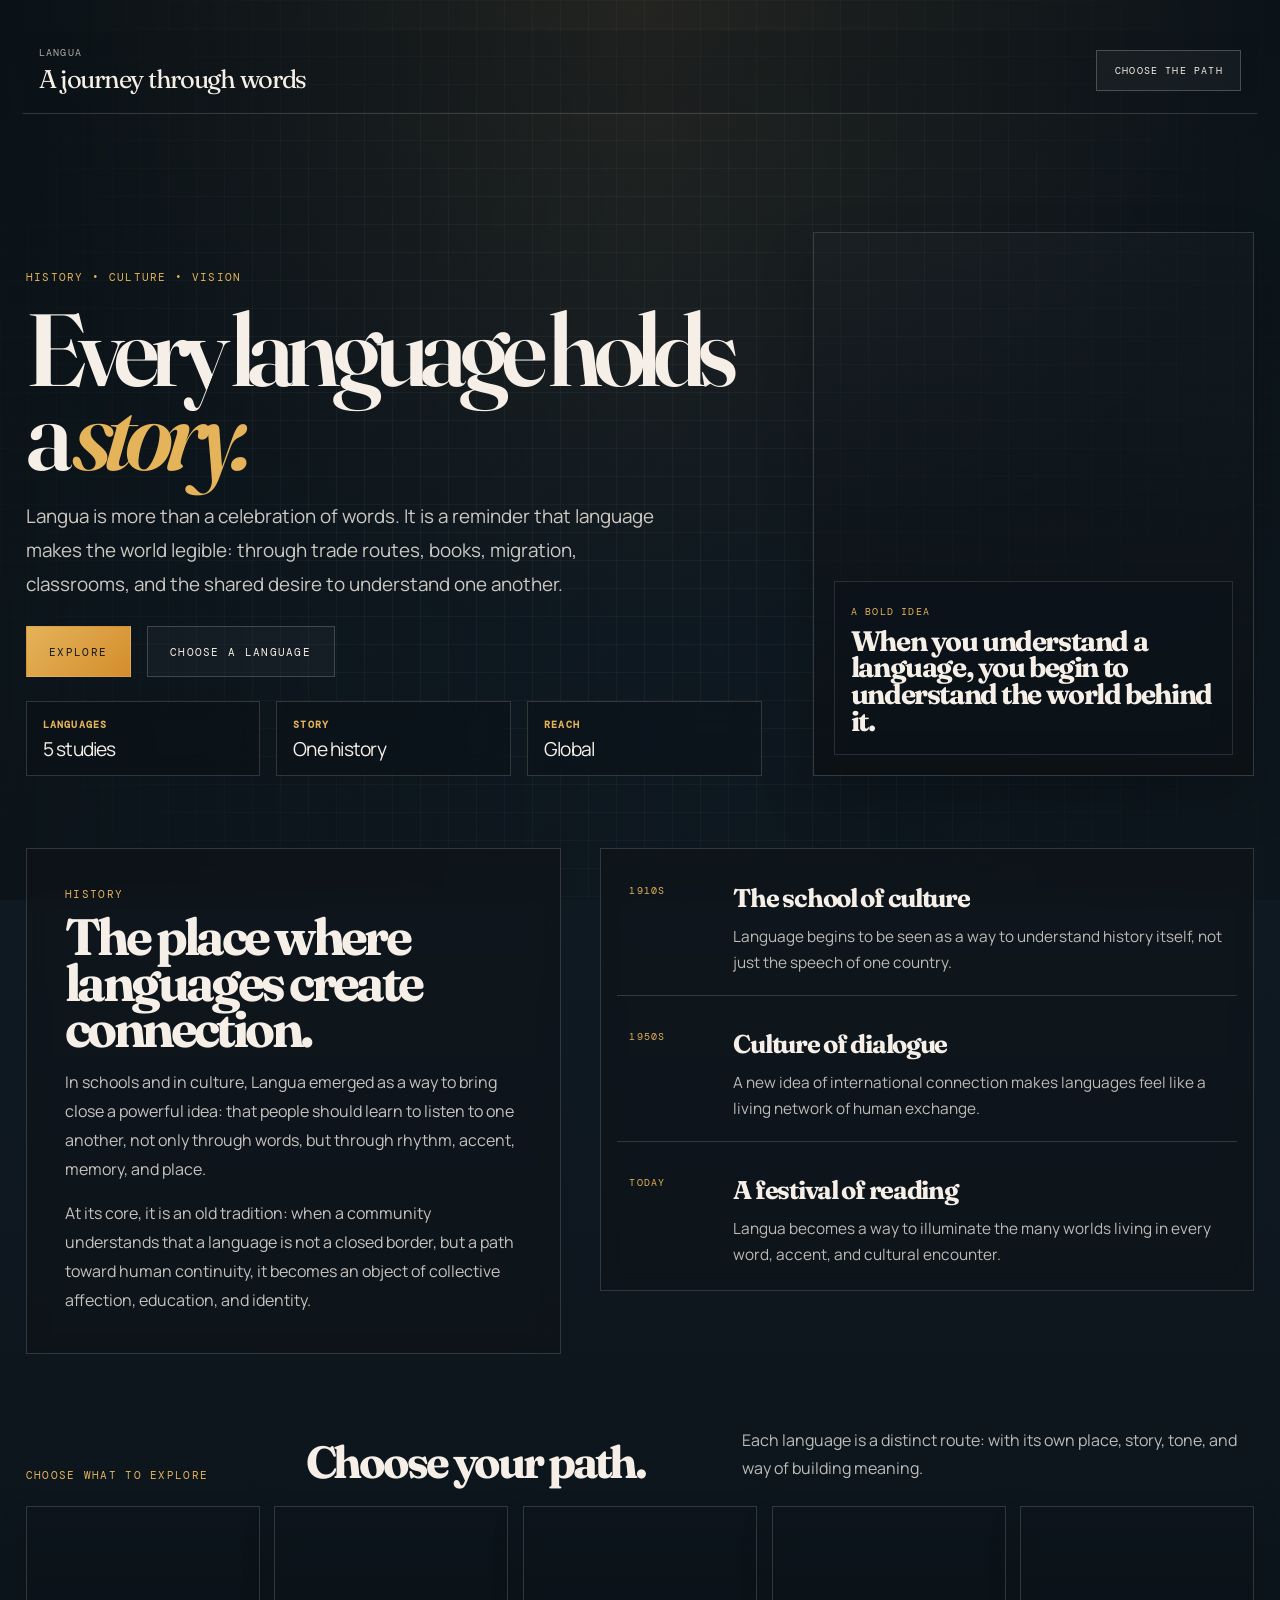
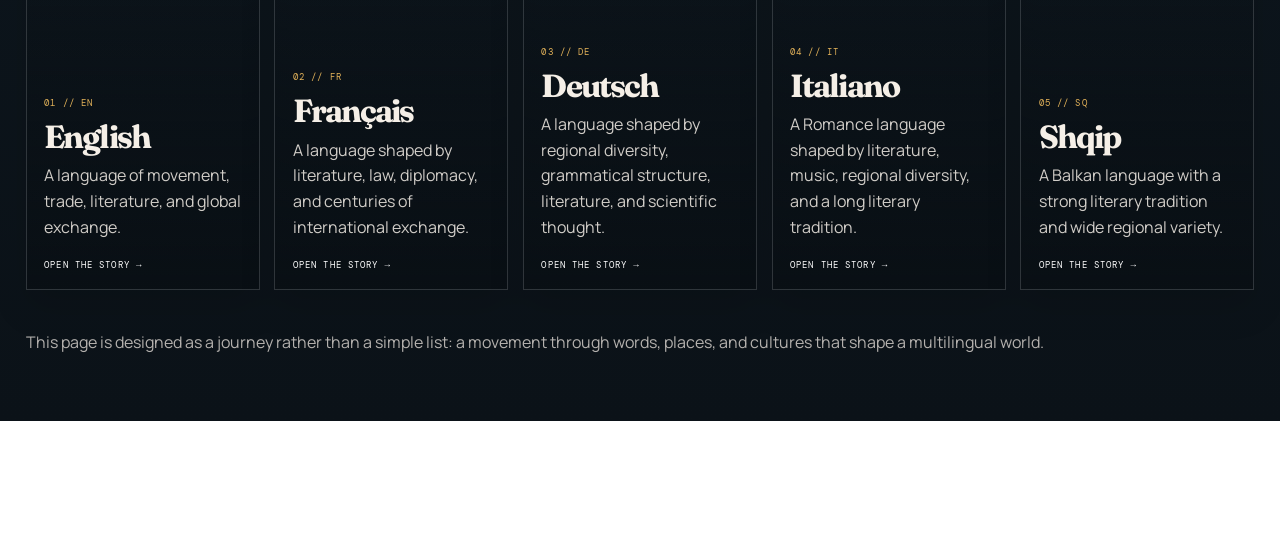
<file: index.html>
<!doctype html>
<html lang="en">
  <head>
    <meta charset="utf-8">
    <meta http-equiv="refresh" content="0; url=code.html">
    <meta name="viewport" content="width=device-width, initial-scale=1">
    <title>Langua</title>
  </head>
  <body><p>Opening <a href="code.html">Langua</a>…</p></body>
</html>
</file>
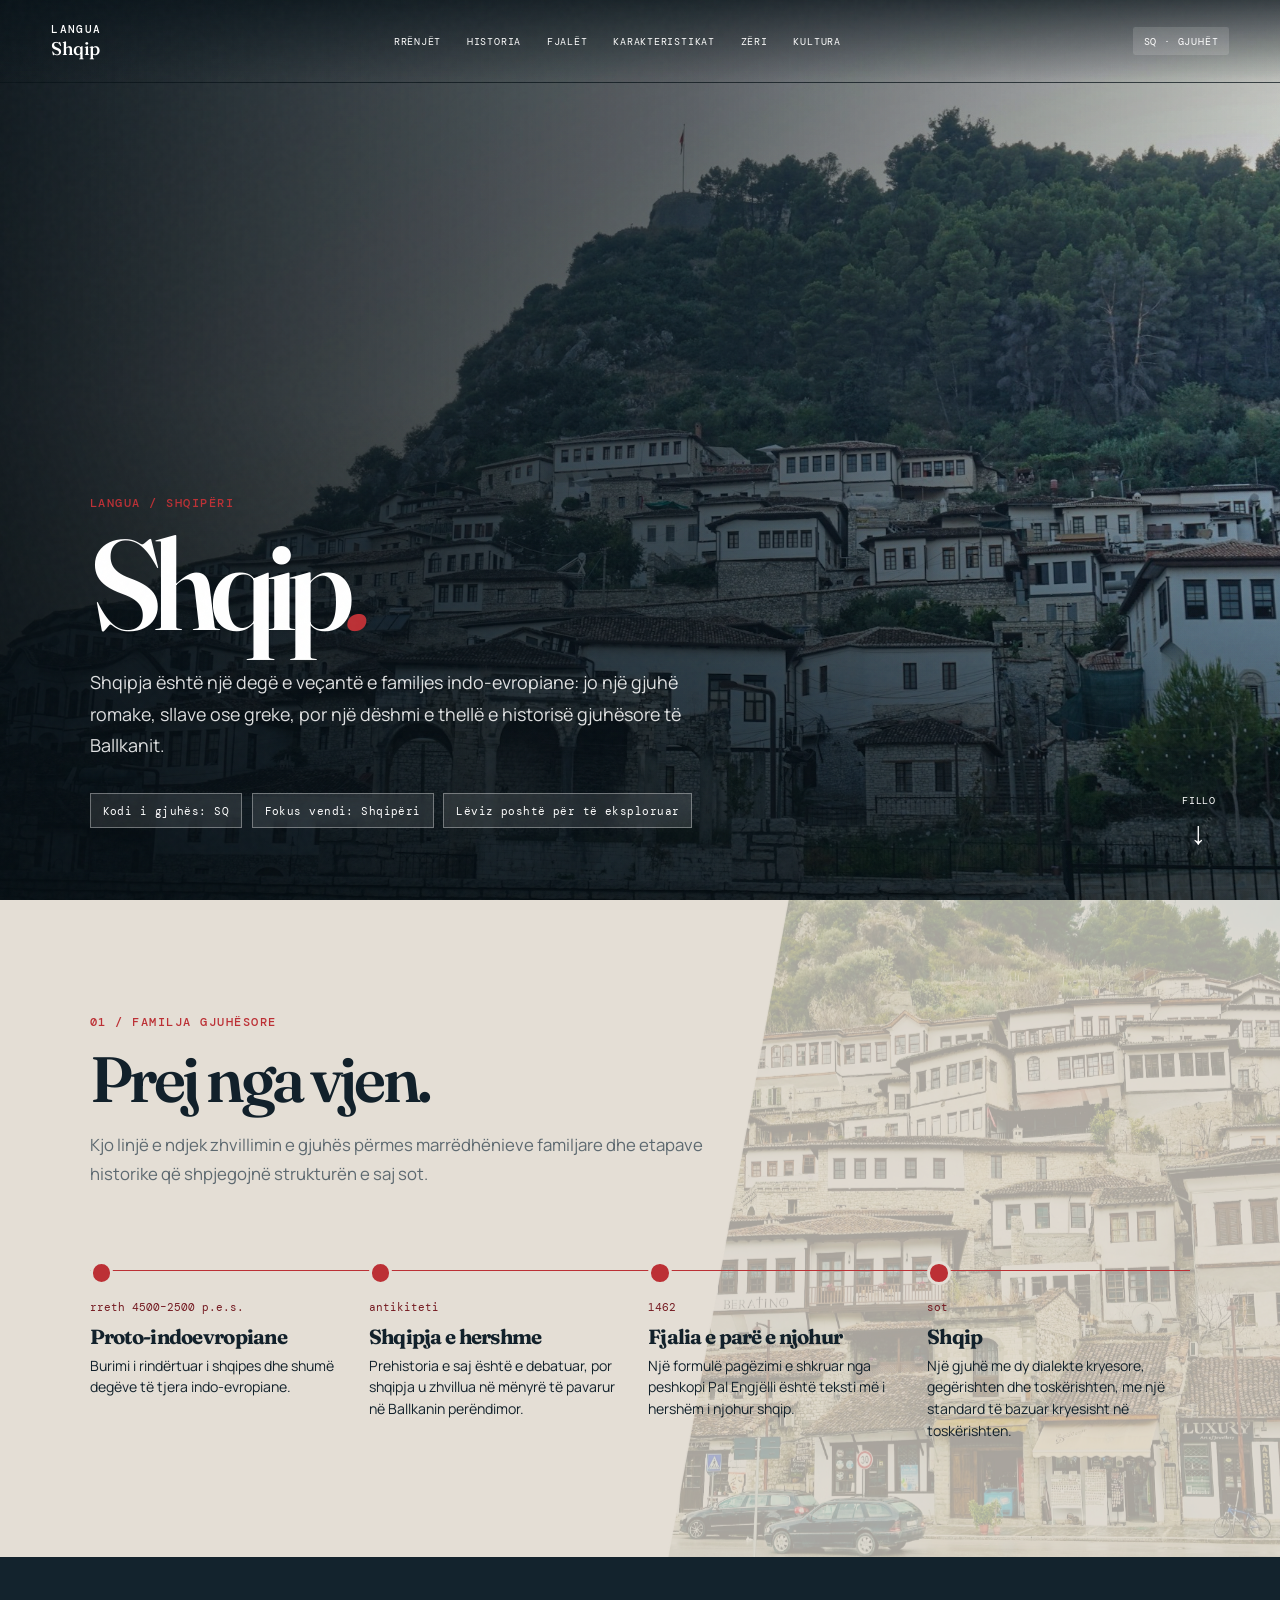
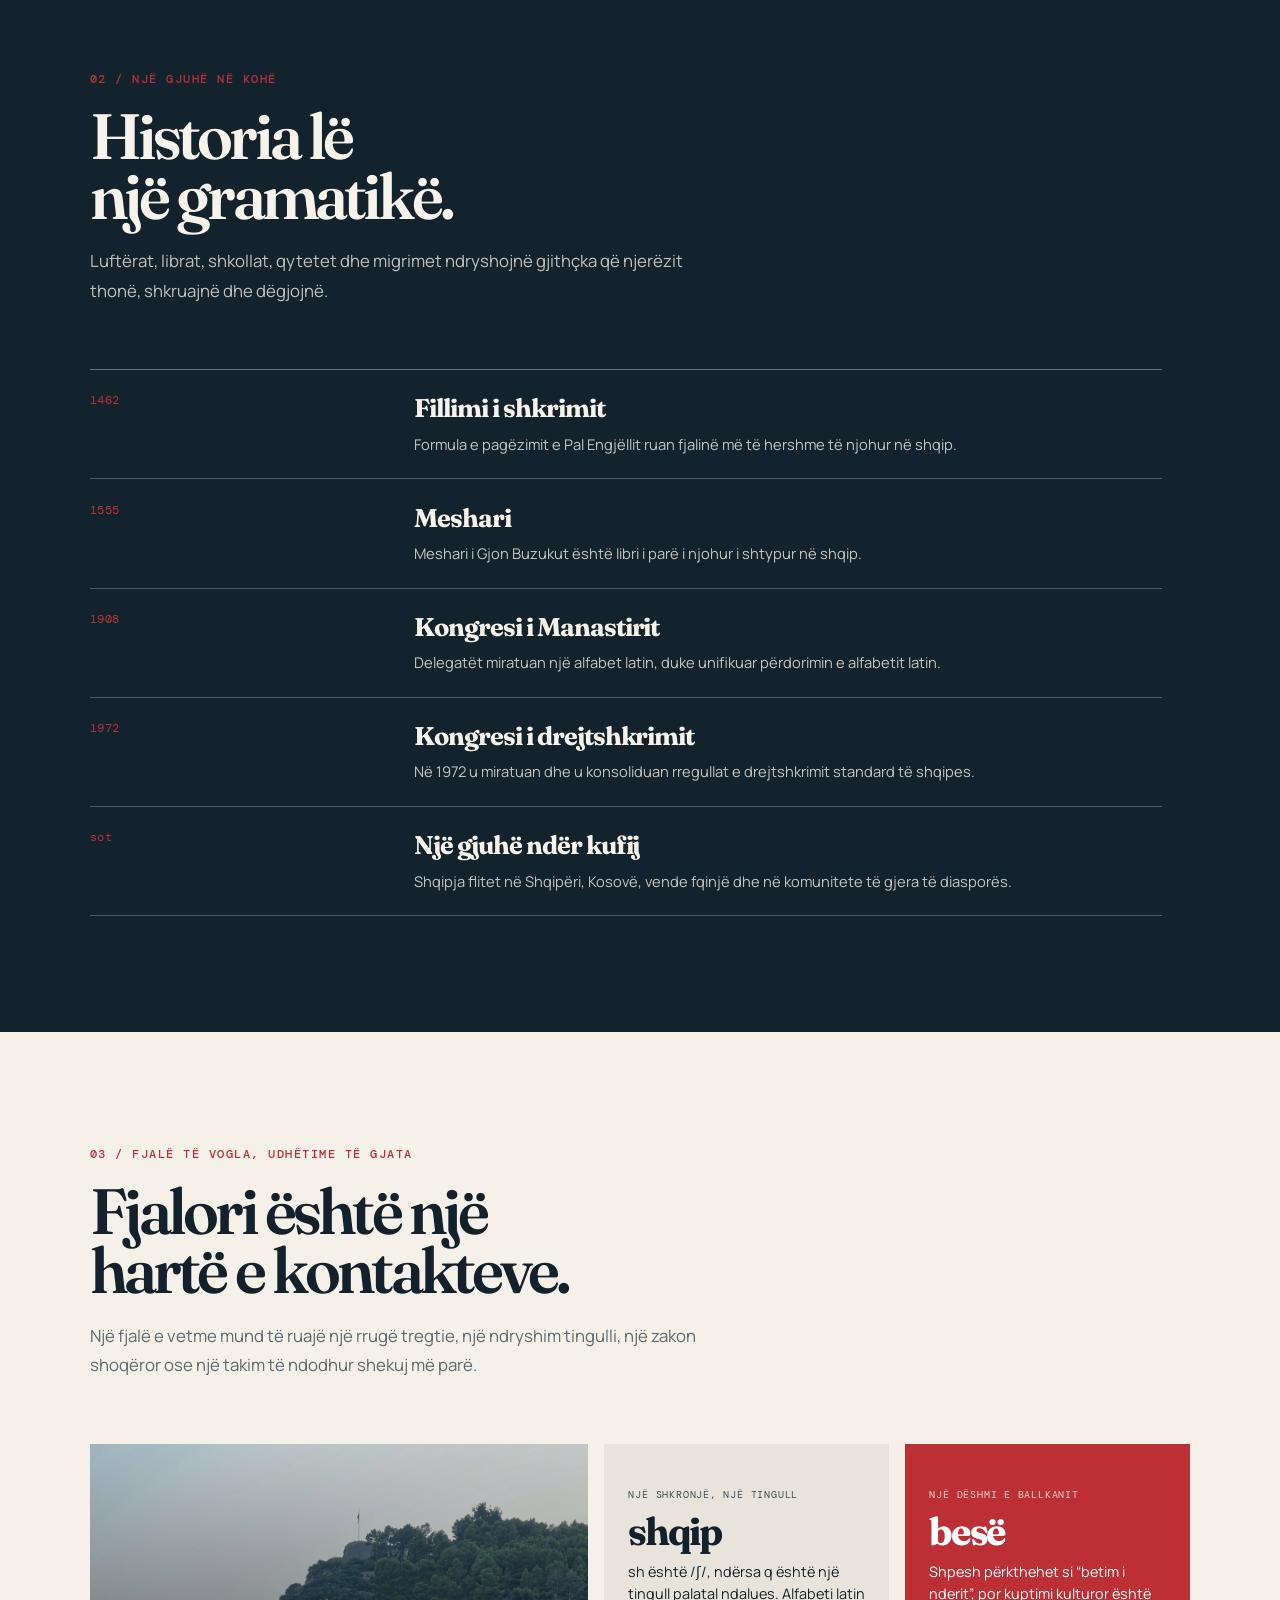
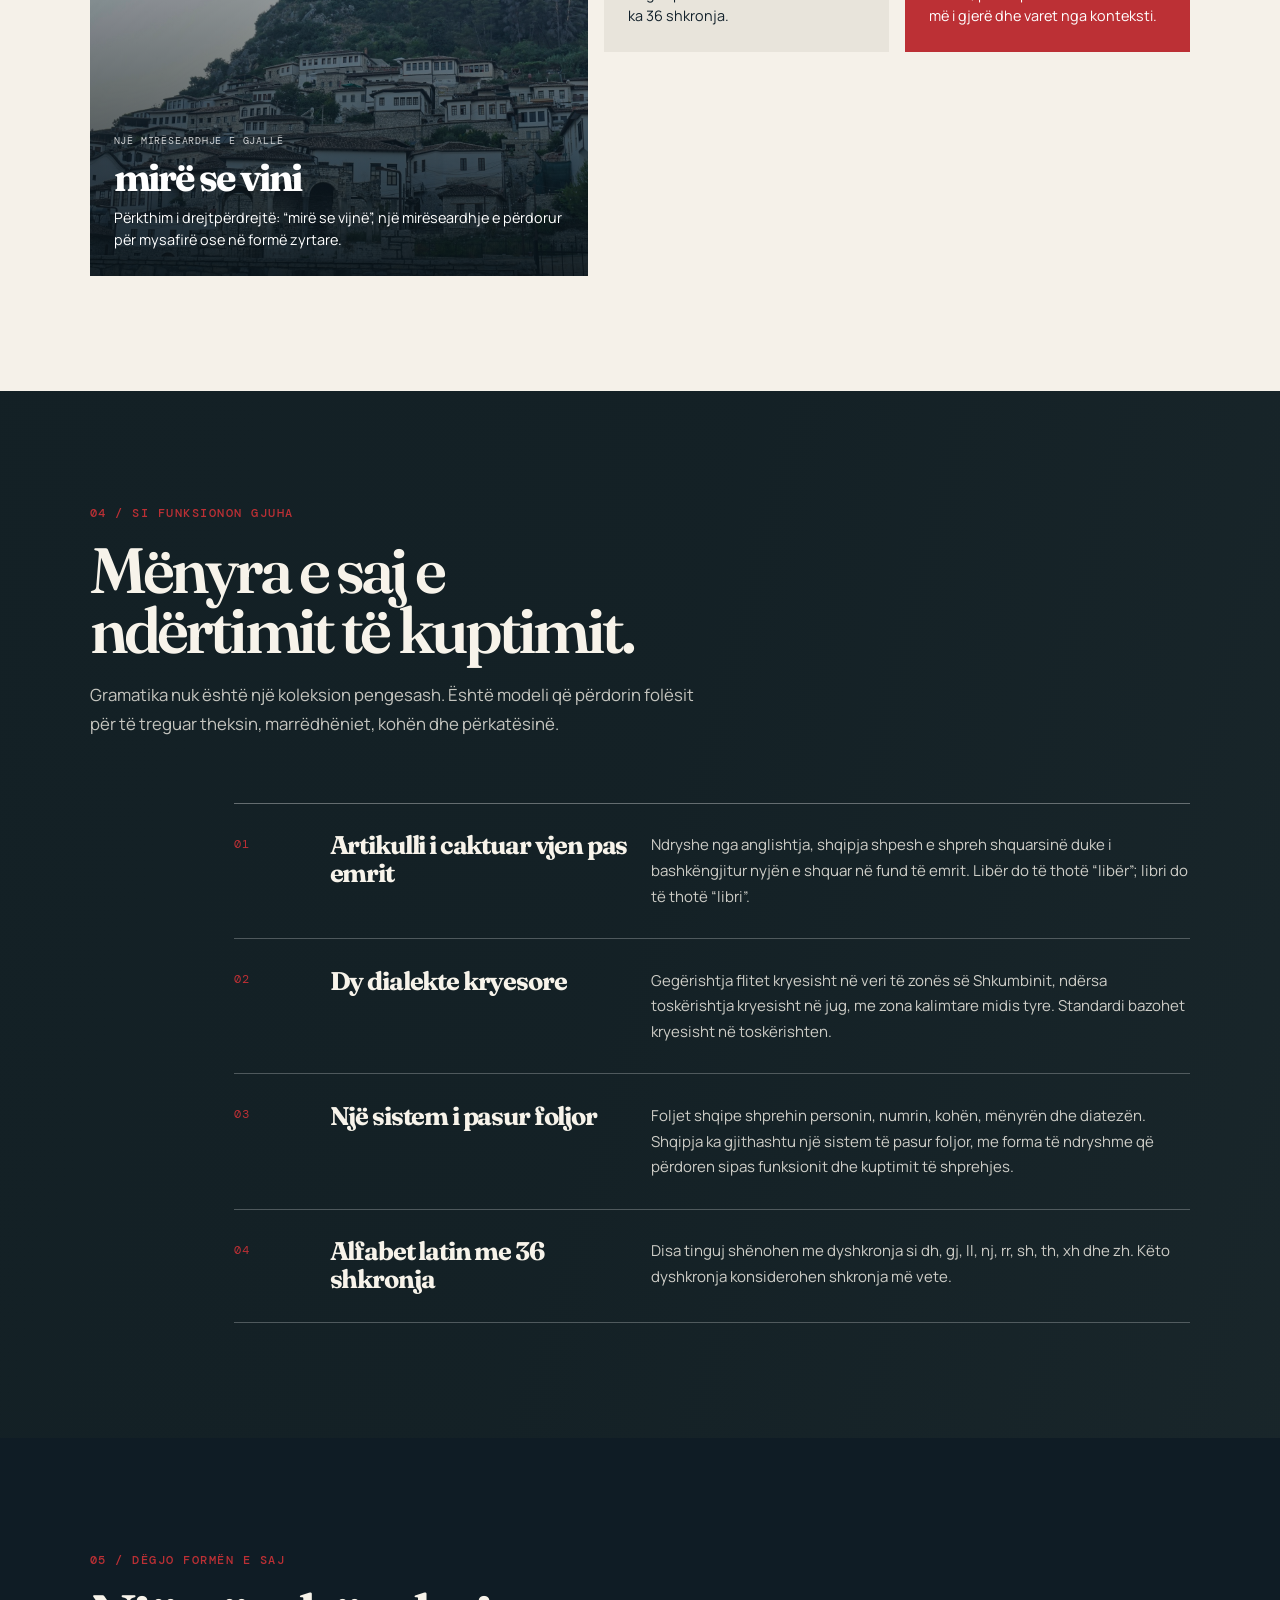
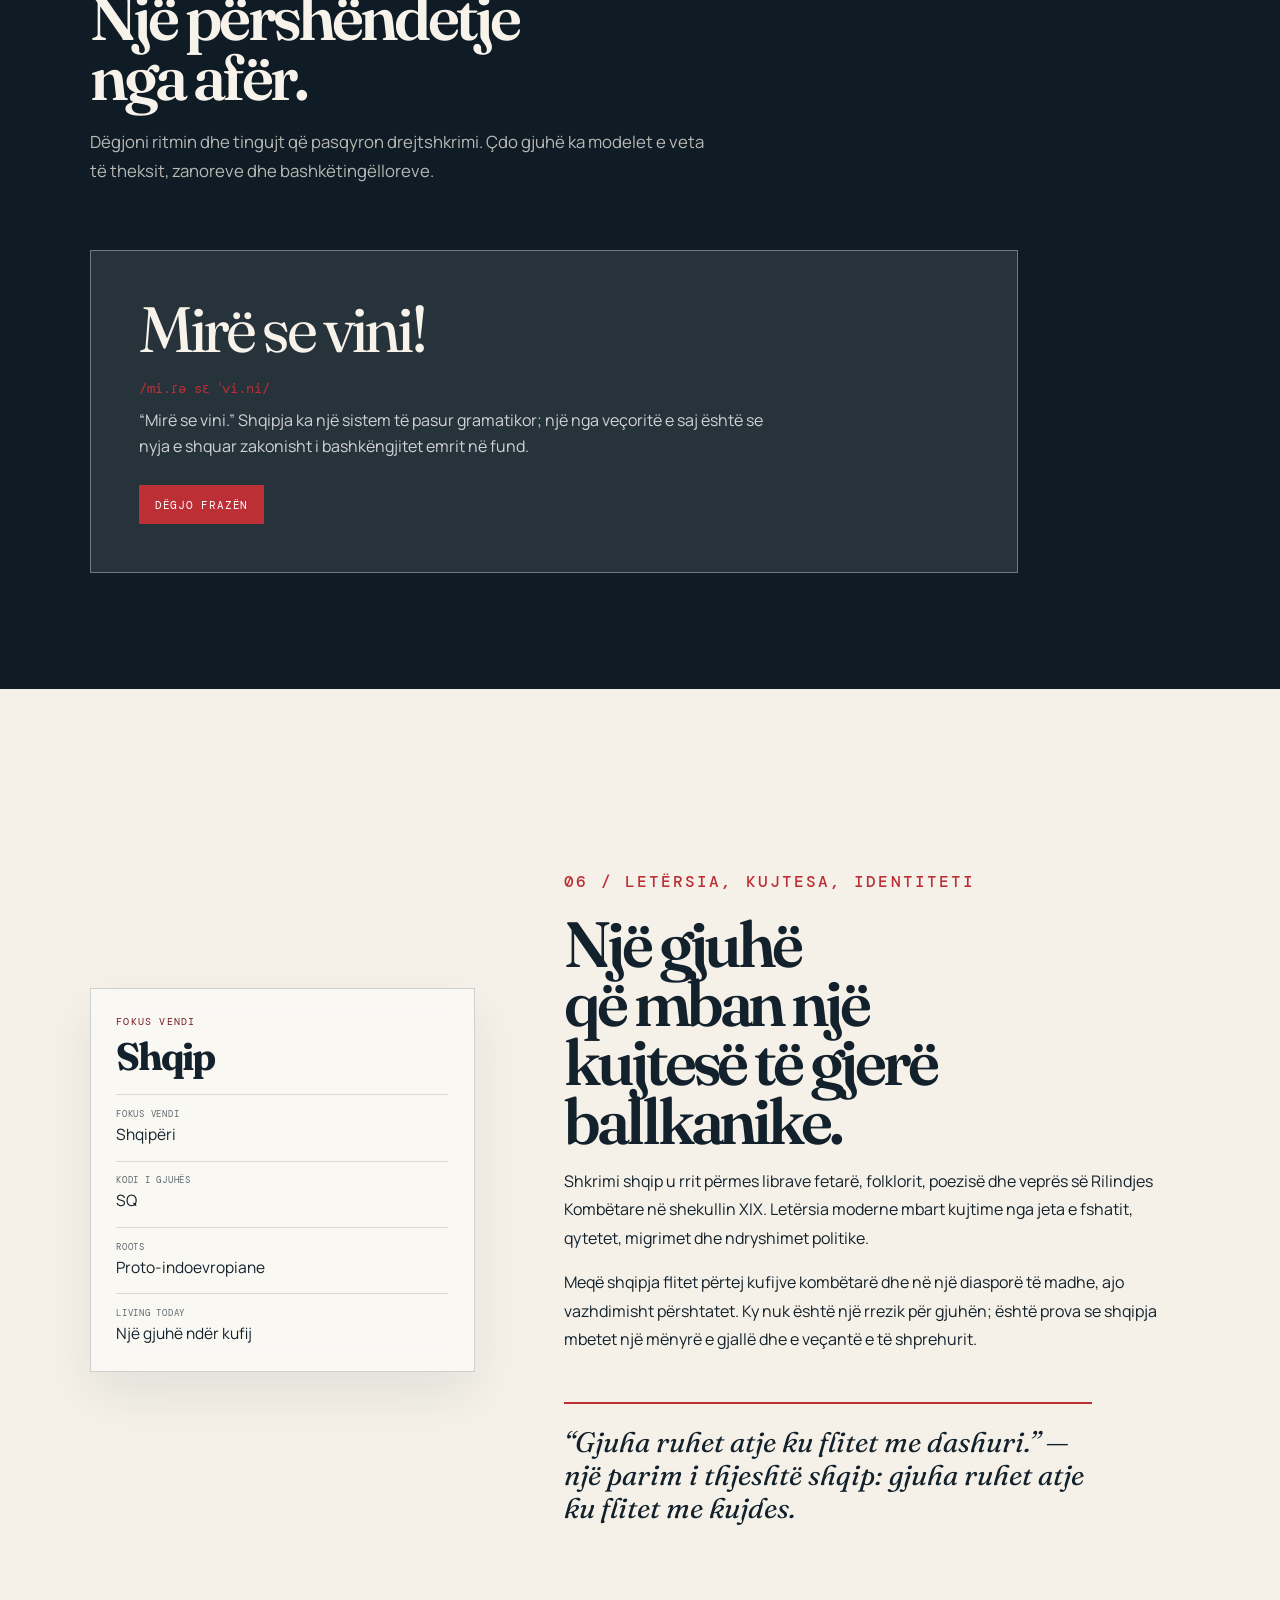
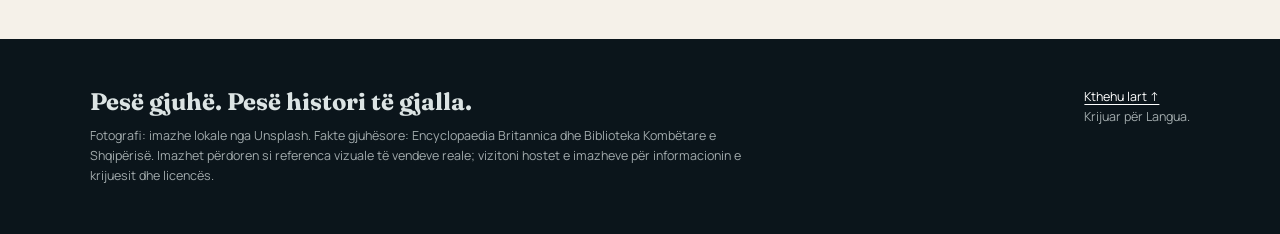
<file: albanian.html>
<!doctype html>
<html lang="sq" data-language="albanian">
  <head>
    <meta charset="utf-8">
    <meta name="viewport" content="width=device-width, initial-scale=1">
    <meta name="description" content="Një studim gjithëpërfshirës i Langua për gjuhën shqipe.">
    <title>Shqip — Langua</title>
    <link rel="preconnect" href="https://fonts.googleapis.com">
    <link rel="preconnect" href="https://fonts.gstatic.com" crossorigin>
    <link href="https://fonts.googleapis.com/css2?family=DM+Mono:wght@400;500&family=Fraunces:opsz,wght@9..144,400;9..144,600;9..144,700&family=Manrope:wght@400;500;600;700&display=swap" rel="stylesheet">
    <link rel="stylesheet" href="language-day.css">
  </head>
  <body><script src="language-day.js"></script></body>
</html>
</file>
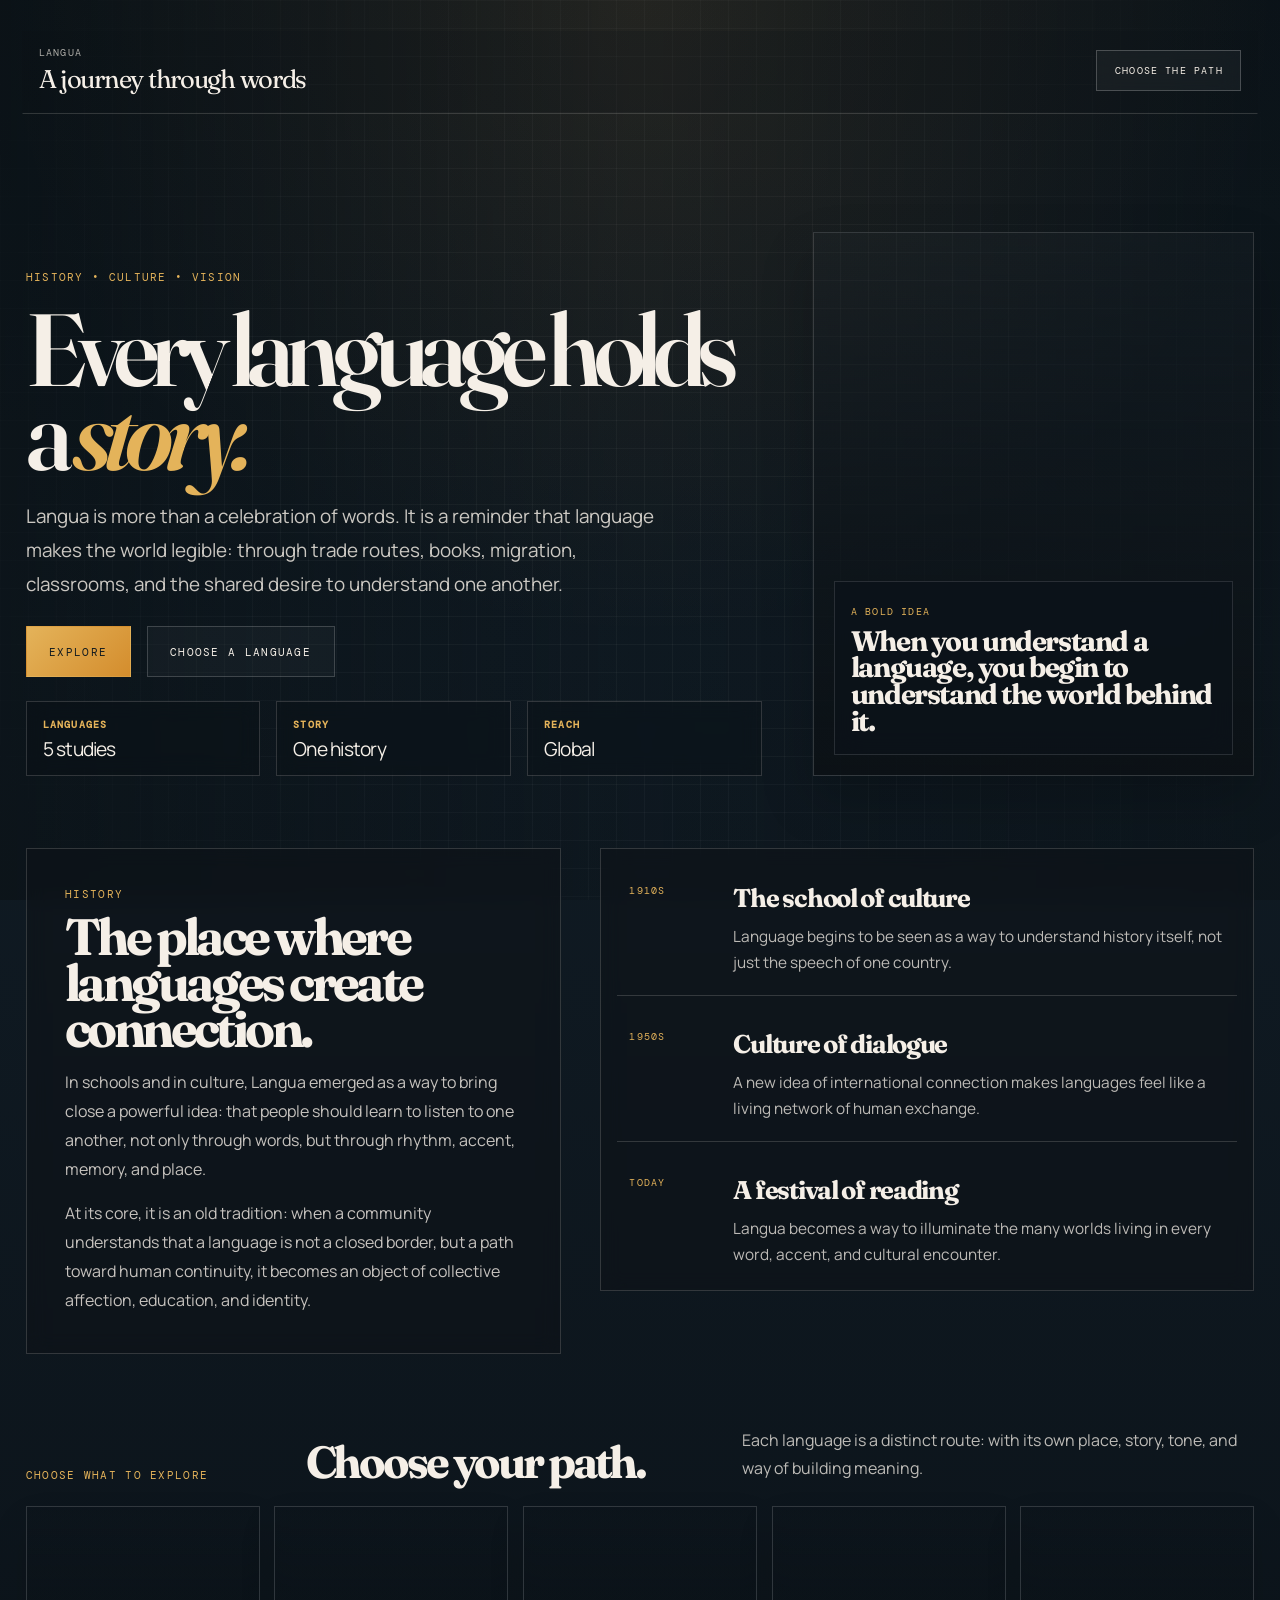
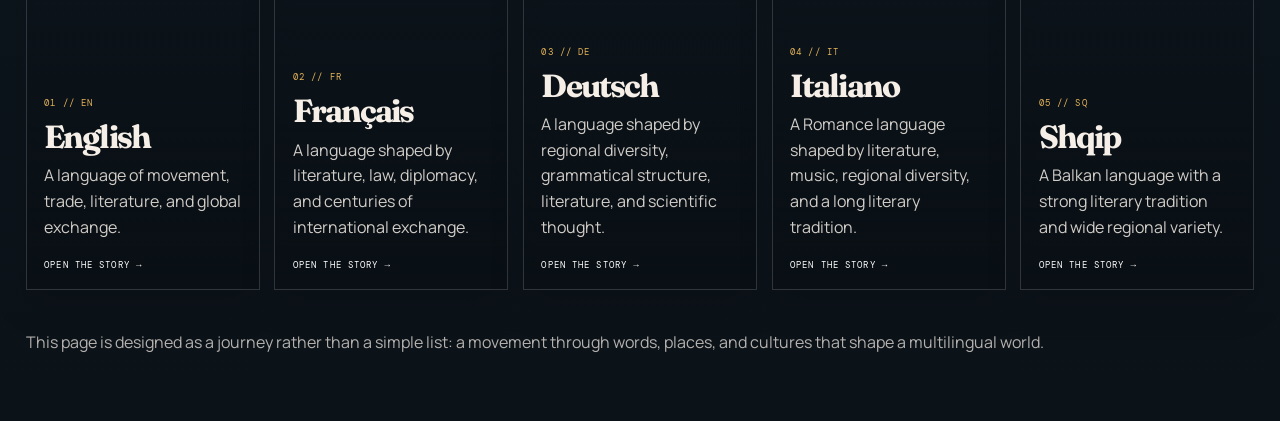
<file: code.html>
<!doctype html>
<html lang="en">
  <head>
    <meta charset="utf-8">
    <meta name="viewport" content="width=device-width, initial-scale=1">
    <meta name="description" content="Langua: a journey through history, culture, and the paths of language.">
    <title>Langua</title>
    <link rel="preconnect" href="https://fonts.googleapis.com">
    <link rel="preconnect" href="https://fonts.gstatic.com" crossorigin>
    <link href="https://fonts.googleapis.com/css2?family=DM+Mono:wght@400;500&family=Fraunces:opsz,wght@9..144,400;9..144,600;9..144,700&family=Manrope:wght@400;500;600;700&display=swap" rel="stylesheet">
    <style>
      :root {
        --bg: #0d151b;
        --bg-soft: #111f29;
        --panel: rgba(15, 23, 31, 0.68);
        --panel-strong: rgba(12, 18, 25, 0.88);
        --line: rgba(246, 240, 233, 0.16);
        --paper: #f5efe7;
        --ink: #132028;
        --muted: rgba(245, 239, 231, 0.74);
        --gold: #e4b35a;
        --gold-soft: #d48d2d;
        --rose: #d0695e;
        --shadow: rgba(0, 0, 0, 0.2);
      }

      * { box-sizing: border-box; }
      html { scroll-behavior: smooth; }
      body {
        margin: 0;
        min-height: 100vh;
        background:
          radial-gradient(circle at top, rgba(223, 169, 94, 0.14), transparent 30%),
          linear-gradient(180deg, #0d151b 0%, #101b24 32%, #0b1218 100%);
        color: var(--paper);
        font-family: Manrope, Arial, sans-serif;
      }

      body::before {
        content: "";
        position: fixed;
        inset: 0;
        pointer-events: none;
        background:
          linear-gradient(90deg, rgba(10, 17, 21, 0.86), rgba(10, 17, 21, 0.28), rgba(10, 17, 21, 0.56)),
          url('https://images.unsplash.com/photo-1529156069898-49953e39b3ac?auto=format&fit=crop&w=2200&q=85') center/cover no-repeat;
        opacity: 0.7;
        z-index: -2;
      }

      body::after {
        content: "";
        position: fixed;
        inset: 0;
        pointer-events: none;
        background-image:
          linear-gradient(rgba(255,255,255,0.035) 1px, transparent 1px),
          linear-gradient(90deg, rgba(255,255,255,0.035) 1px, transparent 1px);
        background-size: 28px 28px;
        mask-image: radial-gradient(circle at center, black 40%, transparent 100%);
        z-index: -1;
      }

      a { color: inherit; text-decoration: none; }
      p, h1, h2, h3 { margin: 0; }

      .page {
        max-width: 1280px;
        margin: 0 auto;
        padding: clamp(1rem, 2.4vw, 2rem) clamp(1rem, 2vw, 2.3rem) 4rem;
      }

      .topbar {
        position: sticky;
        top: 0;
        z-index: 30;
        display: flex;
        align-items: center;
        justify-content: space-between;
        gap: 1rem;
        margin: 0 -0.25rem;
        padding: 0.9rem 1rem 1.1rem;
        border: 1px solid transparent;
        border-bottom-color: var(--line);
        background: rgba(12, 18, 24, 0.18);
        transition: background 0.25s ease, backdrop-filter 0.25s ease, border-color 0.25s ease, box-shadow 0.25s ease;
      }

      .topbar.scrolled {
        background: rgba(12, 18, 24, 0.52);
        border-color: rgba(255, 255, 255, 0.12);
        backdrop-filter: blur(18px);
        box-shadow: 0 12px 30px rgba(0, 0, 0, 0.14);
      }

      .brand {
        display: grid;
        gap: 0.25rem;
      }

      .brand-kicker,
      .label,
      .meta,
      .choice-card small,
      .top-action,
      .timeline span,
      .stat strong {
        font-family: "DM Mono", monospace;
        letter-spacing: 0.12em;
        text-transform: uppercase;
      }

      .brand-kicker {
        font-size: 0.65rem;
        color: rgba(245, 239, 231, 0.7);
      }

      .brand-name {
        font-family: Fraunces, Georgia, serif;
        font-size: clamp(1.3rem, 2vw, 2rem);
        letter-spacing: -0.05em;
      }

      .top-action {
        display: inline-flex;
        align-items: center;
        justify-content: center;
        padding: 0.8rem 1.1rem;
        border: 1px solid rgba(255, 255, 255, 0.22);
        background: rgba(255, 255, 255, 0.04);
        backdrop-filter: blur(10px);
        font-size: 0.62rem;
        transition: transform 0.25s ease, border-color 0.25s ease;
      }

      .top-action:hover {
        transform: translateY(-2px);
        border-color: rgba(255, 255, 255, 0.42);
      }

      .hero {
        display: grid;
        grid-template-columns: 1.25fr 0.75fr;
        gap: clamp(1.8rem, 4vw, 4rem);
        align-items: end;
        min-height: 78vh;
        padding: clamp(2.2rem, 5vw, 5rem) 0 2.5rem;
      }

      .hero-copy {
        display: grid;
        gap: 1.5rem;
      }

      .label {
        font-size: 0.68rem;
        color: var(--gold);
      }

      h1 {
        max-width: 12ch;
        font-family: Fraunces, Georgia, serif;
        font-size: clamp(3.8rem, 8vw, 9.6rem);
        line-height: 0.82;
        letter-spacing: -0.08em;
        font-weight: 600;
      }

      h1 span {
        display: inline-block;
        color: var(--gold);
        font-style: italic;
      }

      .lead {
        max-width: 40rem;
        font-size: clamp(1.02rem, 1.5vw, 1.18rem);
        line-height: 1.8;
        color: rgba(245, 239, 231, 0.82);
      }

      .hero-actions {
        display: flex;
        flex-wrap: wrap;
        gap: 1rem;
        align-items: center;
      }

      .primary,
      .secondary {
        display: inline-flex;
        align-items: center;
        justify-content: center;
        min-height: 3.2rem;
        padding: 0.8rem 1.4rem;
        border: 1px solid transparent;
        font-family: "DM Mono", monospace;
        font-size: 0.68rem;
        letter-spacing: 0.12em;
        text-transform: uppercase;
        transition: transform 0.25s ease, border-color 0.25s ease, background 0.25s ease;
      }

      .primary {
        background: linear-gradient(135deg, var(--gold), var(--gold-soft));
        color: #111a1f;
      }

      .secondary {
        border-color: rgba(255, 255, 255, 0.18);
        color: var(--paper);
        background: rgba(255, 255, 255, 0.03);
      }

      .primary:hover,
      .secondary:hover {
        transform: translateY(-2px);
      }

      .stats {
        display: grid;
        grid-template-columns: repeat(3, minmax(0, 1fr));
        gap: 1rem;
      }

      .stat {
        padding: 1rem 1rem 0.8rem;
        border: 1px solid var(--line);
        background: rgba(10, 16, 22, 0.36);
        backdrop-filter: blur(10px);
      }

      .stat strong {
        display: block;
        margin-bottom: 0.35rem;
        color: var(--gold);
        font-size: 0.62rem;
      }

      .stat span {
        display: block;
        font-size: 1.2rem;
        line-height: 1.3;
        letter-spacing: -0.04em;
      }

      .hero-panel {
        position: relative;
        min-height: 34rem;
        border: 1px solid var(--line);
        background:
          linear-gradient(180deg, rgba(13, 21, 27, 0.18), rgba(13, 21, 27, 0.72)),
          url('https://images.unsplash.com/photo-1516321318423-f06f85e504b3?auto=format&fit=crop&w=1200&q=80') center/cover no-repeat;
        box-shadow: 0 24px 50px var(--shadow);
        overflow: hidden;
      }

      .hero-panel::before {
        content: "";
        position: absolute;
        inset: 0;
        background: linear-gradient(180deg, rgba(255,255,255,0.02), rgba(11,16,20,0.72));
      }

      .panel-card {
        position: absolute;
        left: 1.25rem;
        right: 1.25rem;
        bottom: 1.25rem;
        padding: 1rem 1rem 1.2rem;
        background: rgba(12, 18, 25, 0.72);
        border: 1px solid rgba(255,255,255,0.12);
        backdrop-filter: blur(12px);
        z-index: 1;
      }

      .panel-card small {
        display: inline-block;
        margin-bottom: 0.6rem;
        color: var(--gold);
        font-family: "DM Mono", monospace;
        letter-spacing: 0.12em;
        text-transform: uppercase;
        font-size: 0.62rem;
      }

      .panel-card h3 {
        font-family: Fraunces, Georgia, serif;
        font-size: clamp(1.7rem, 2.2vw, 2.5rem);
        letter-spacing: -0.05em;
        line-height: 0.95;
      }

      .story {
        display: grid;
        grid-template-columns: 0.9fr 1.1fr;
        gap: clamp(1.2rem, 3vw, 3rem);
        align-items: start;
        padding: 2rem 0 1rem;
      }

      .story-copy,
      .story-panel {
        border: 1px solid var(--line);
        background: rgba(14, 19, 24, 0.52);
        backdrop-filter: blur(10px);
      }

      .story-copy {
        padding: clamp(1.5rem, 3vw, 2.4rem);
      }

      .story-copy h2 {
        margin-top: 0.8rem;
        max-width: 11ch;
        font-family: Fraunces, Georgia, serif;
        font-size: clamp(2.6rem, 4vw, 4.5rem);
        line-height: 0.9;
        letter-spacing: -0.07em;
      }

      .story-copy p {
        margin-top: 1rem;
        color: rgba(245, 239, 231, 0.8);
        font-size: 1rem;
        line-height: 1.8;
      }

      .story-panel {
        padding: 1rem 1rem 0.2rem;
      }

      .timeline {
        list-style: none;
        padding: 0;
        margin: 0;
        display: grid;
        gap: 0.9rem;
      }

      .timeline li {
        display: grid;
        grid-template-columns: 5.5rem 1fr;
        gap: 1rem;
        padding: 1.1rem 0.8rem 1.2rem;
        border-bottom: 1px solid var(--line);
      }

      .timeline li:last-child { border-bottom: none; }

      .timeline span {
        display: inline-block;
        padding-top: 0.1rem;
        color: var(--gold);
        font-size: 0.6rem;
      }

      .timeline h3 {
        margin-bottom: 0.6rem;
        font-family: Fraunces, Georgia, serif;
        font-size: clamp(1.35rem, 2vw, 2rem);
        letter-spacing: -0.05em;
      }

      .timeline p {
        font-size: 0.96rem;
        line-height: 1.7;
        color: rgba(245,239,231,0.76);
      }

      .choices {
        padding-top: 3.5rem;
      }

      .choices-head {
        display: flex;
        align-items: end;
        justify-content: space-between;
        gap: 1rem;
        margin-bottom: 1.5rem;
      }

      .choices-head h2 {
        max-width: 12ch;
        font-family: Fraunces, Georgia, serif;
        font-size: clamp(2.4rem, 3.5vw, 4rem);
        line-height: 0.9;
        letter-spacing: -0.07em;
      }

      .choices-head p {
        max-width: 32rem;
        color: rgba(245, 239, 231, 0.76);
        line-height: 1.75;
      }

      .choice-grid {
        display: grid;
        grid-template-columns: repeat(5, minmax(0, 1fr));
        gap: 0.9rem;
      }

      .choice-card {
        position: relative;
        display: flex;
        flex-direction: column;
        justify-content: end;
        min-height: 24rem;
        padding: 1.1rem;
        background-size: cover;
        background-position: center;
        border: 1px solid rgba(255,255,255,.15);
        overflow: hidden;
        box-shadow: 0 18px 34px rgba(0,0,0,.12);
        transition: transform 0.25s ease, border-color 0.25s ease;
      }

      .choice-card::before {
        content: "";
        position: absolute;
        inset: 0;
        background: linear-gradient(180deg, rgba(9, 15, 20, 0.10), rgba(9, 15, 20, 0.82));
      }

      .choice-card:hover {
        transform: translateY(-6px);
        border-color: rgba(255,255,255,.28);
      }

      .choice-card > * {
        position: relative;
        z-index: 1;
      }

      .choice-card .meta {
        display: inline-block;
        margin-bottom: 0.8rem;
        color: var(--gold);
        font-size: 0.58rem;
      }

      .choice-card h3 {
        font-family: Fraunces, Georgia, serif;
        font-size: clamp(2rem, 2.4vw, 2.7rem);
        line-height: 0.95;
        letter-spacing: -0.06em;
      }

      .choice-card p {
        margin-top: 0.7rem;
        max-width: 16rem;
        color: rgba(245,239,231,0.85);
        line-height: 1.6;
      }

      .choice-card small {
        display: inline-block;
        margin-top: 1.2rem;
        color: #fff;
        font-size: 0.58rem;
      }

      .c-en { background-image: url('https://images.unsplash.com/photo-1513635269975-59663e0ac1ad?auto=format&fit=crop&w=1200&q=80'); }
      .c-fr { background-image: url('https://images.unsplash.com/photo-1499856871958-5b9627545d1a?auto=format&fit=crop&w=1200&q=80'); }
      .c-de { background-image: url('https://images.unsplash.com/photo-1523908511403-7fc7b25592f4?auto=format&fit=crop&w=1200&q=80'); }
      .c-it { background-image: url('https://images.unsplash.com/photo-1506744038136-46273834b3fb?auto=format&fit=crop&w=1200&q=80'); }
      .c-sq { background-image: url('https://images.unsplash.com/photo-1501785888041-af3ef285b470?auto=format&fit=crop&w=1200&q=80'); }

      .footer-note {
        padding-top: 2.4rem;
        color: rgba(245,239,231,0.72);
        line-height: 1.8;
      }

      @media (max-width: 980px) {
        .hero,
        .story,
        .choices-head {
          grid-template-columns: 1fr;
          display: grid;
        }

        .choice-grid {
          grid-template-columns: repeat(2, minmax(0, 1fr));
        }
      }

      @media (max-width: 640px) {
        .page {
          padding-left: 0.8rem;
          padding-right: 0.8rem;
        }

        .topbar {
          align-items: flex-start;
          flex-direction: column;
          width: calc(100% + 0.2rem);
          margin-left: -0.1rem;
          padding-left: 0.9rem;
          padding-right: 0.9rem;
        }

        .hero {
          min-height: auto;
          padding-top: 2.2rem;
        }

        .stats {
          grid-template-columns: 1fr;
        }

        .hero-panel {
          min-height: 23rem;
        }

        .timeline li {
          grid-template-columns: 1fr;
        }

        .choice-grid {
          grid-template-columns: 1fr;
        }

        .choice-card {
          min-height: 18rem;
        }

        .choices-head {
          display: grid;
          gap: 0.5rem;
        }
      }
    </style>
  </head>
  <body>
    <div class="page">
      <header class="topbar">
        <div class="brand">
          <span class="brand-kicker">Langua</span>
          <span class="brand-name">A journey through words</span>
        </div>
        <a class="top-action" href="#journey">Choose the path</a>
      </header>

      <main>
        <section class="hero">
          <div class="hero-copy">
            <div class="label">History • culture • vision</div>
            <h1>Every language holds a <span>story.</span></h1>
            <p class="lead">
              Langua is more than a celebration of words. It is a reminder that language makes the world legible: through trade routes, books, migration, classrooms, and the shared desire to understand one another.
            </p>
            <div class="hero-actions">
              <a class="primary" href="#journey">Explore</a>
              <a class="secondary" href="#choices">Choose a language</a>
            </div>
            <div class="stats">
              <div class="stat">
                <strong>Languages</strong>
                <span>5 studies</span>
              </div>
              <div class="stat">
                <strong>Story</strong>
                <span>One history</span>
              </div>
              <div class="stat">
                <strong>Reach</strong>
                <span>Global</span>
              </div>
            </div>
          </div>

          <div class="hero-panel" aria-label="Visual journey through languages">
            <div class="panel-card">
              <small>A bold idea</small>
              <h3>When you understand a language, you begin to understand the world behind it.</h3>
            </div>
          </div>
        </section>

        <section class="story" id="journey">
          <div class="story-copy">
            <div class="label">History</div>
            <h2>The place where languages create connection.</h2>
            <p>
              In schools and in culture, Langua emerged as a way to bring close a powerful idea: that people should learn to listen to one another, not only through words, but through rhythm, accent, memory, and place.
            </p>
            <p>
              At its core, it is an old tradition: when a community understands that a language is not a closed border, but a path toward human continuity, it becomes an object of collective affection, education, and identity.
            </p>
          </div>

          <div class="story-panel">
            <ul class="timeline">
              <li>
                <span>1910s</span>
                <div>
                  <h3>The school of culture</h3>
                  <p>Language begins to be seen as a way to understand history itself, not just the speech of one country.</p>
                </div>
              </li>
              <li>
                <span>1950s</span>
                <div>
                  <h3>Culture of dialogue</h3>
                  <p>A new idea of international connection makes languages feel like a living network of human exchange.</p>
                </div>
              </li>
              <li>
                <span>Today</span>
                <div>
                  <h3>A festival of reading</h3>
                  <p>Langua becomes a way to illuminate the many worlds living in every word, accent, and cultural encounter.</p>
                </div>
              </li>
            </ul>
          </div>
        </section>

        <section class="choices" id="choices">
          <div class="choices-head">
            <div class="label">Choose what to explore</div>
            <h2>Choose your path.</h2>
            <p>
              Each language is a distinct route: with its own place, story, tone, and way of building meaning.
            </p>
          </div>

          <nav class="choice-grid" aria-label="Choose a language to explore">
            <a class="choice-card c-en" href="english.html">
              <div class="meta">01 // EN</div>
              <h3>English</h3>
              <p>A language of movement, trade, literature, and global exchange.</p>
              <small>Open the story →</small>
            </a>

            <a class="choice-card c-fr" href="french.html">
              <div class="meta">02 // FR</div>
              <h3>Français</h3>
              <p>A language shaped by literature, law, diplomacy, and centuries of international exchange.</p>
              <small>Open the story →</small>
            </a>

            <a class="choice-card c-de" href="german.html">
              <div class="meta">03 // DE</div>
              <h3>Deutsch</h3>
              <p>A language shaped by regional diversity, grammatical structure, literature, and scientific thought.</p>
              <small>Open the story →</small>
            </a>

            <a class="choice-card c-it" href="italian.html">
              <div class="meta">04 // IT</div>
              <h3>Italiano</h3>
              <p>A Romance language shaped by literature, music, regional diversity, and a long literary tradition.</p>
              <small>Open the story →</small>
            </a>

            <a class="choice-card c-sq" href="albanian.html">
              <div class="meta">05 // SQ</div>
              <h3>Shqip</h3>
              <p>A Balkan language with a strong literary tradition and wide regional variety.</p>
              <small>Open the story →</small>
            </a>
          </nav>
        </section>

        <p class="footer-note">
          This page is designed as a journey rather than a simple list: a movement through words, places, and cultures that shape a multilingual world.
        </p>
      </main>
    </div>

    <script>
      const topbar = document.querySelector('.topbar');
      const updateHeaderState = () => {
        topbar.classList.toggle('scrolled', window.scrollY > 18);
      };

      updateHeaderState();
      window.addEventListener('scroll', updateHeaderState, { passive: true });
    </script>
  </body>
</html>
</file>
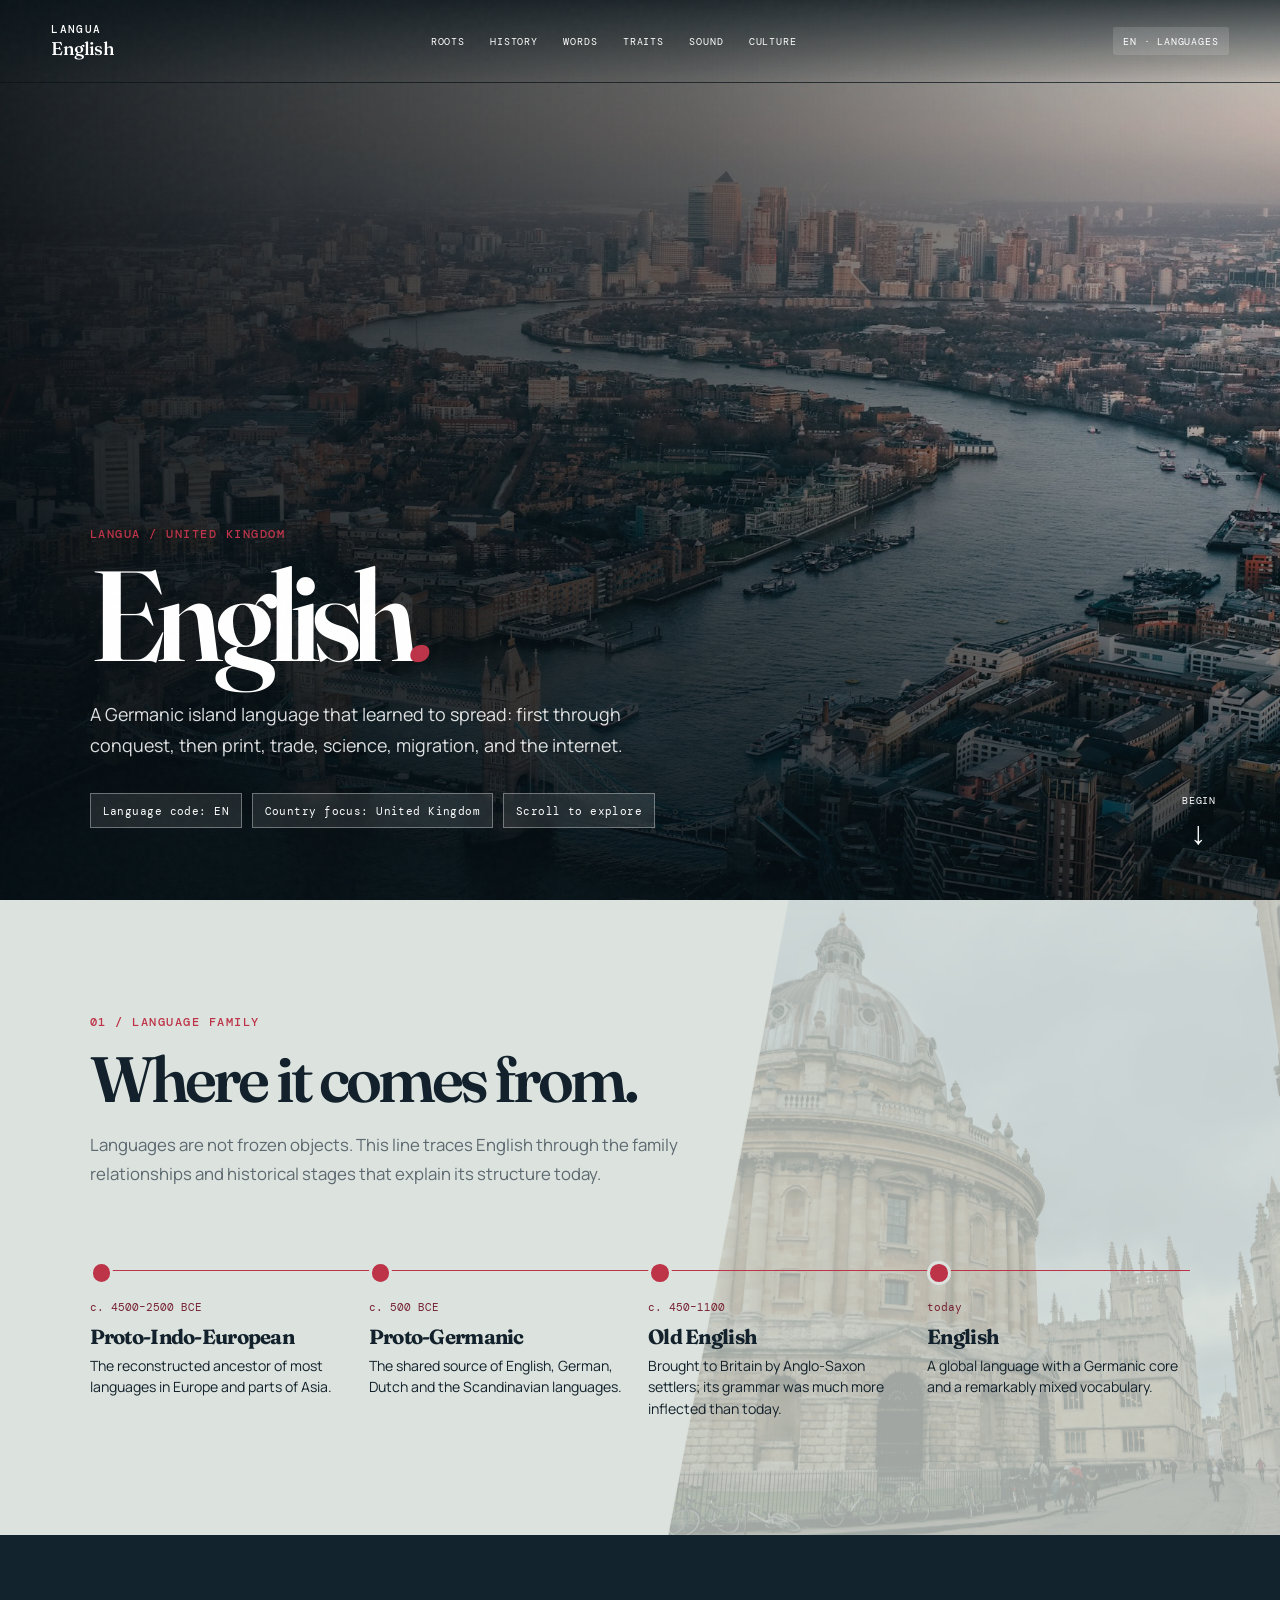
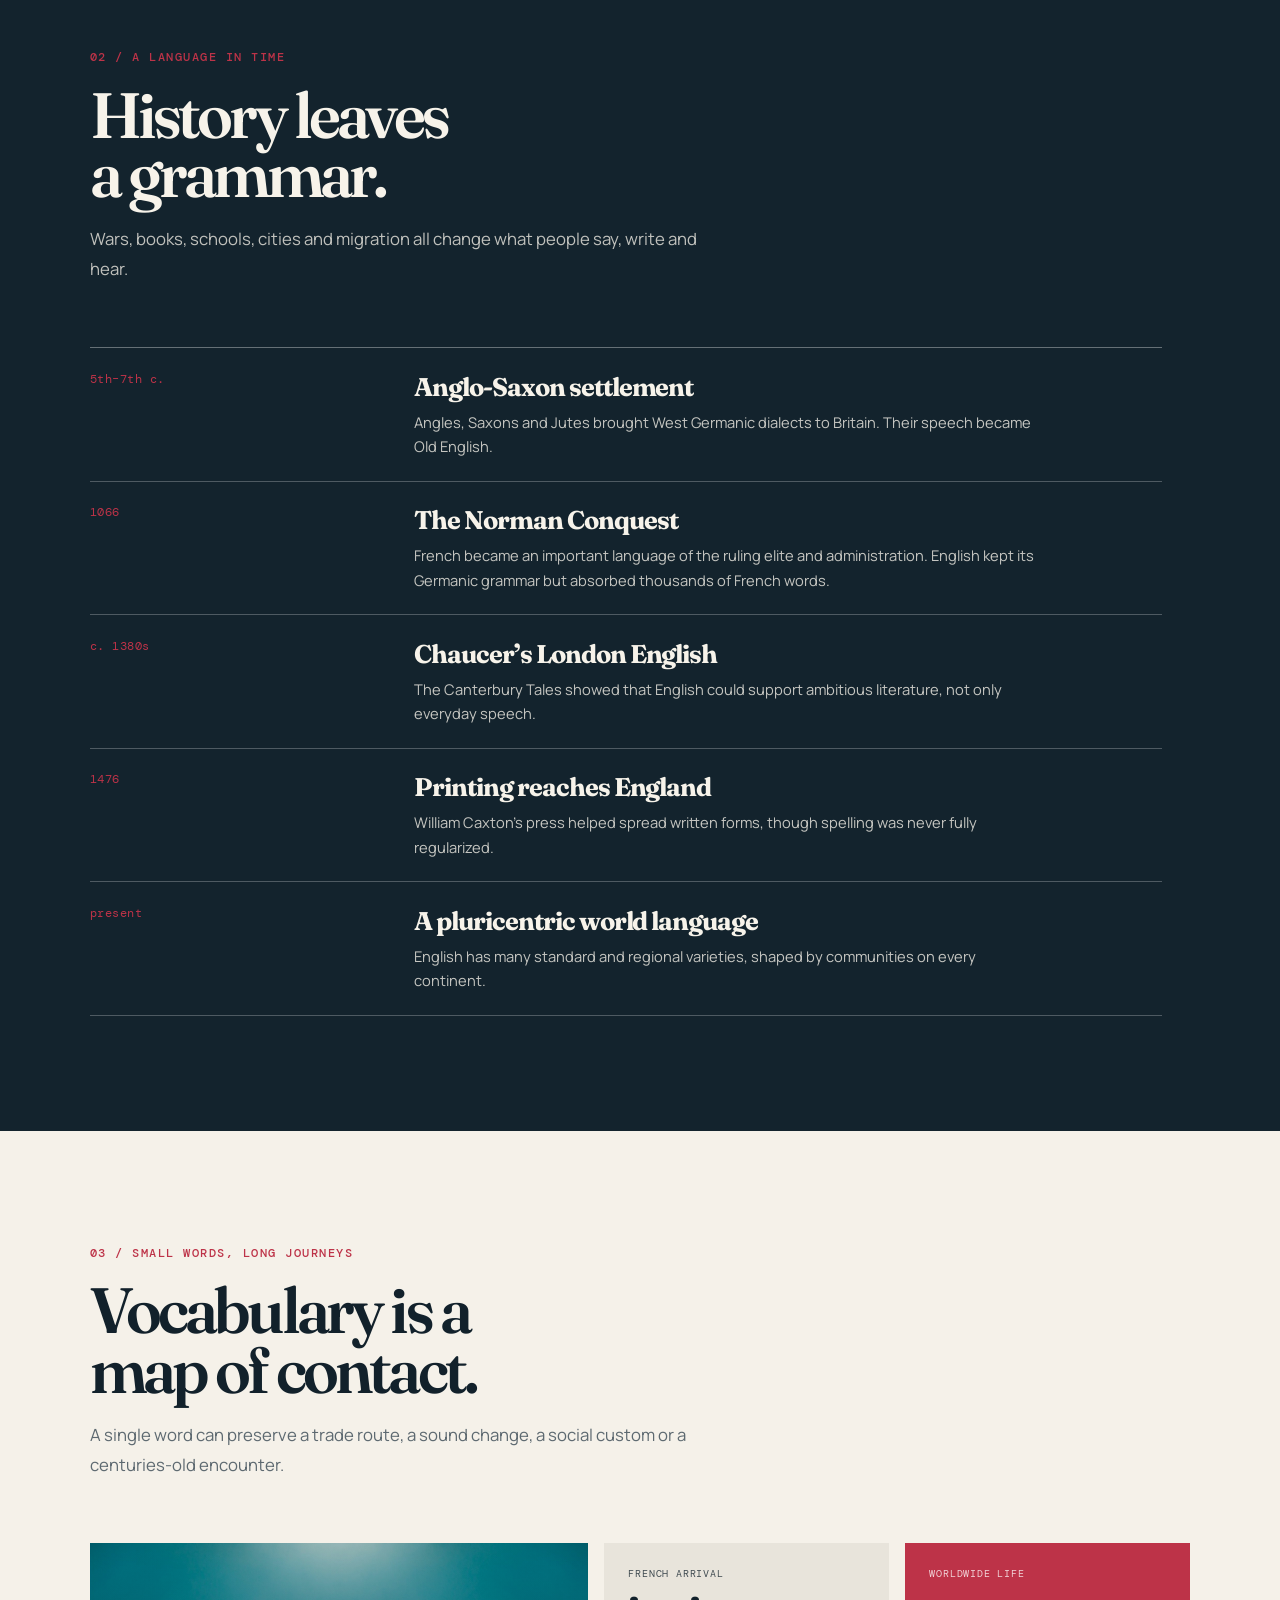
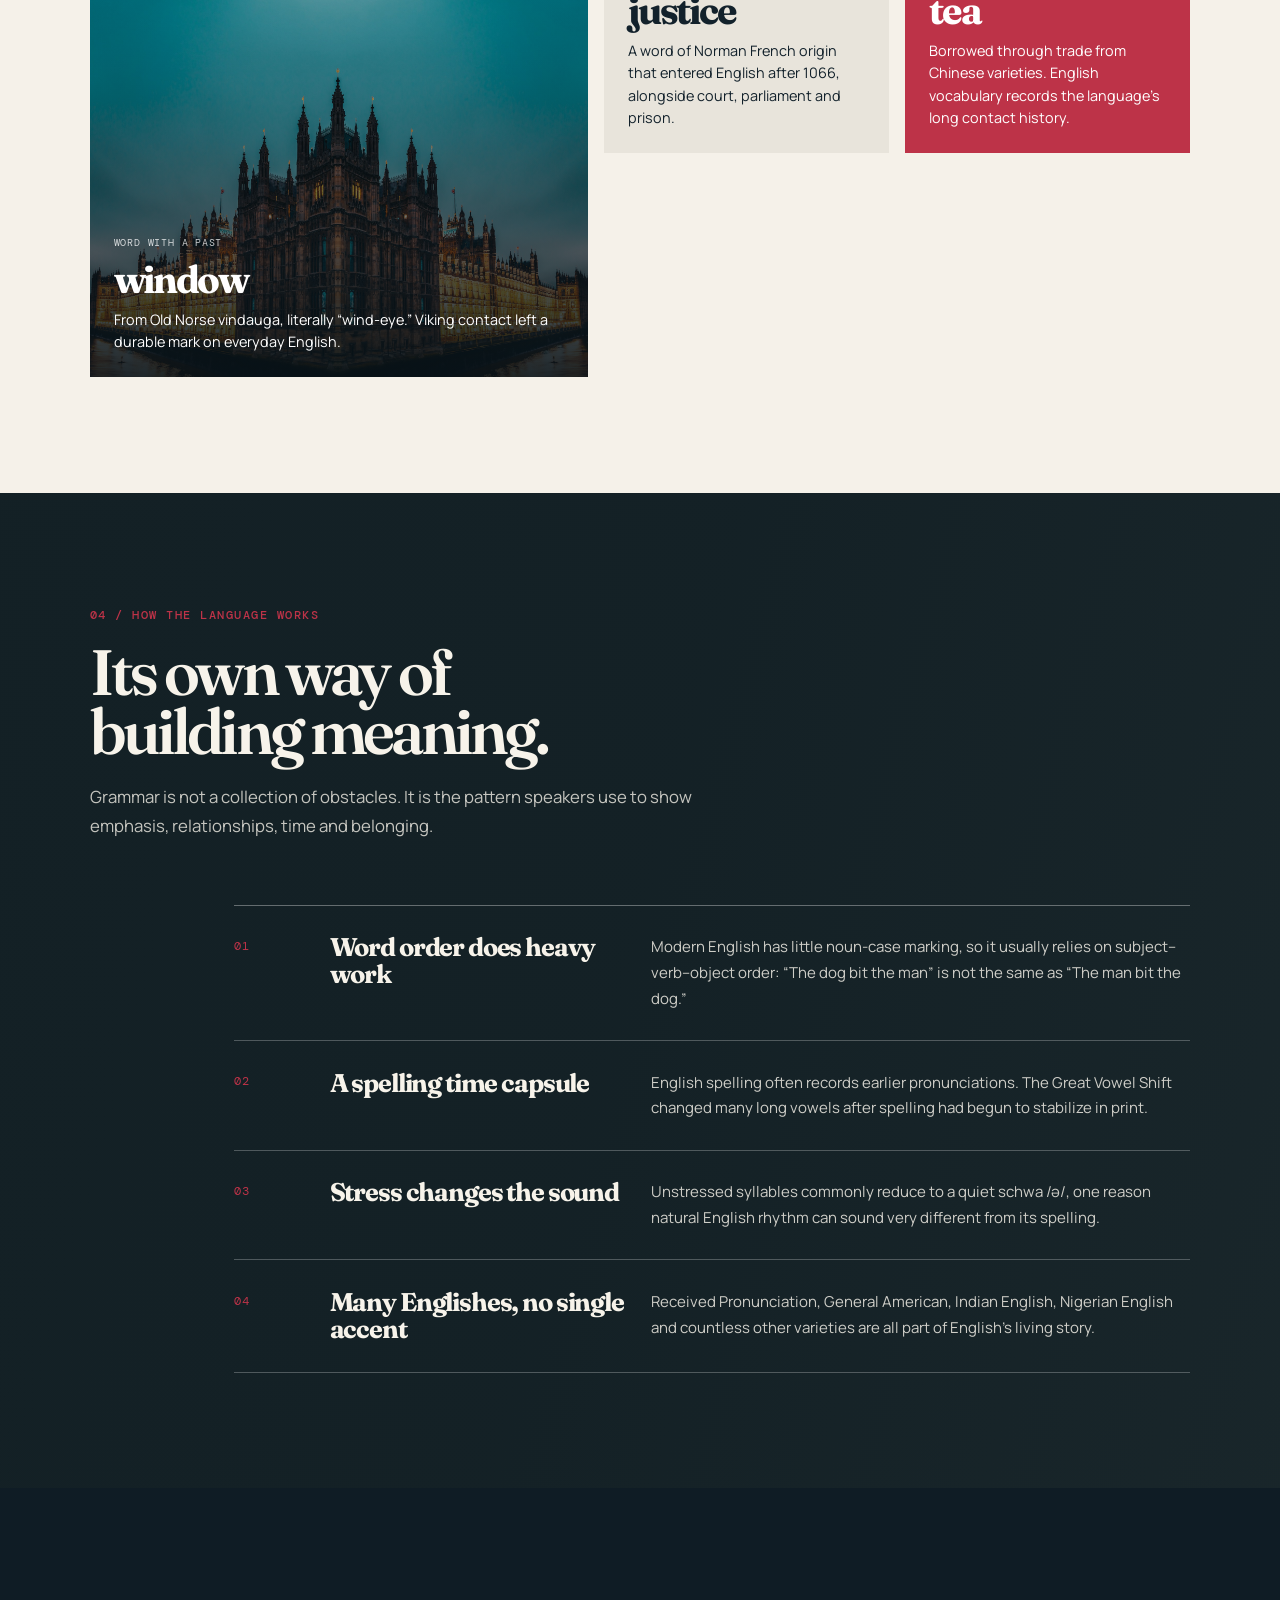
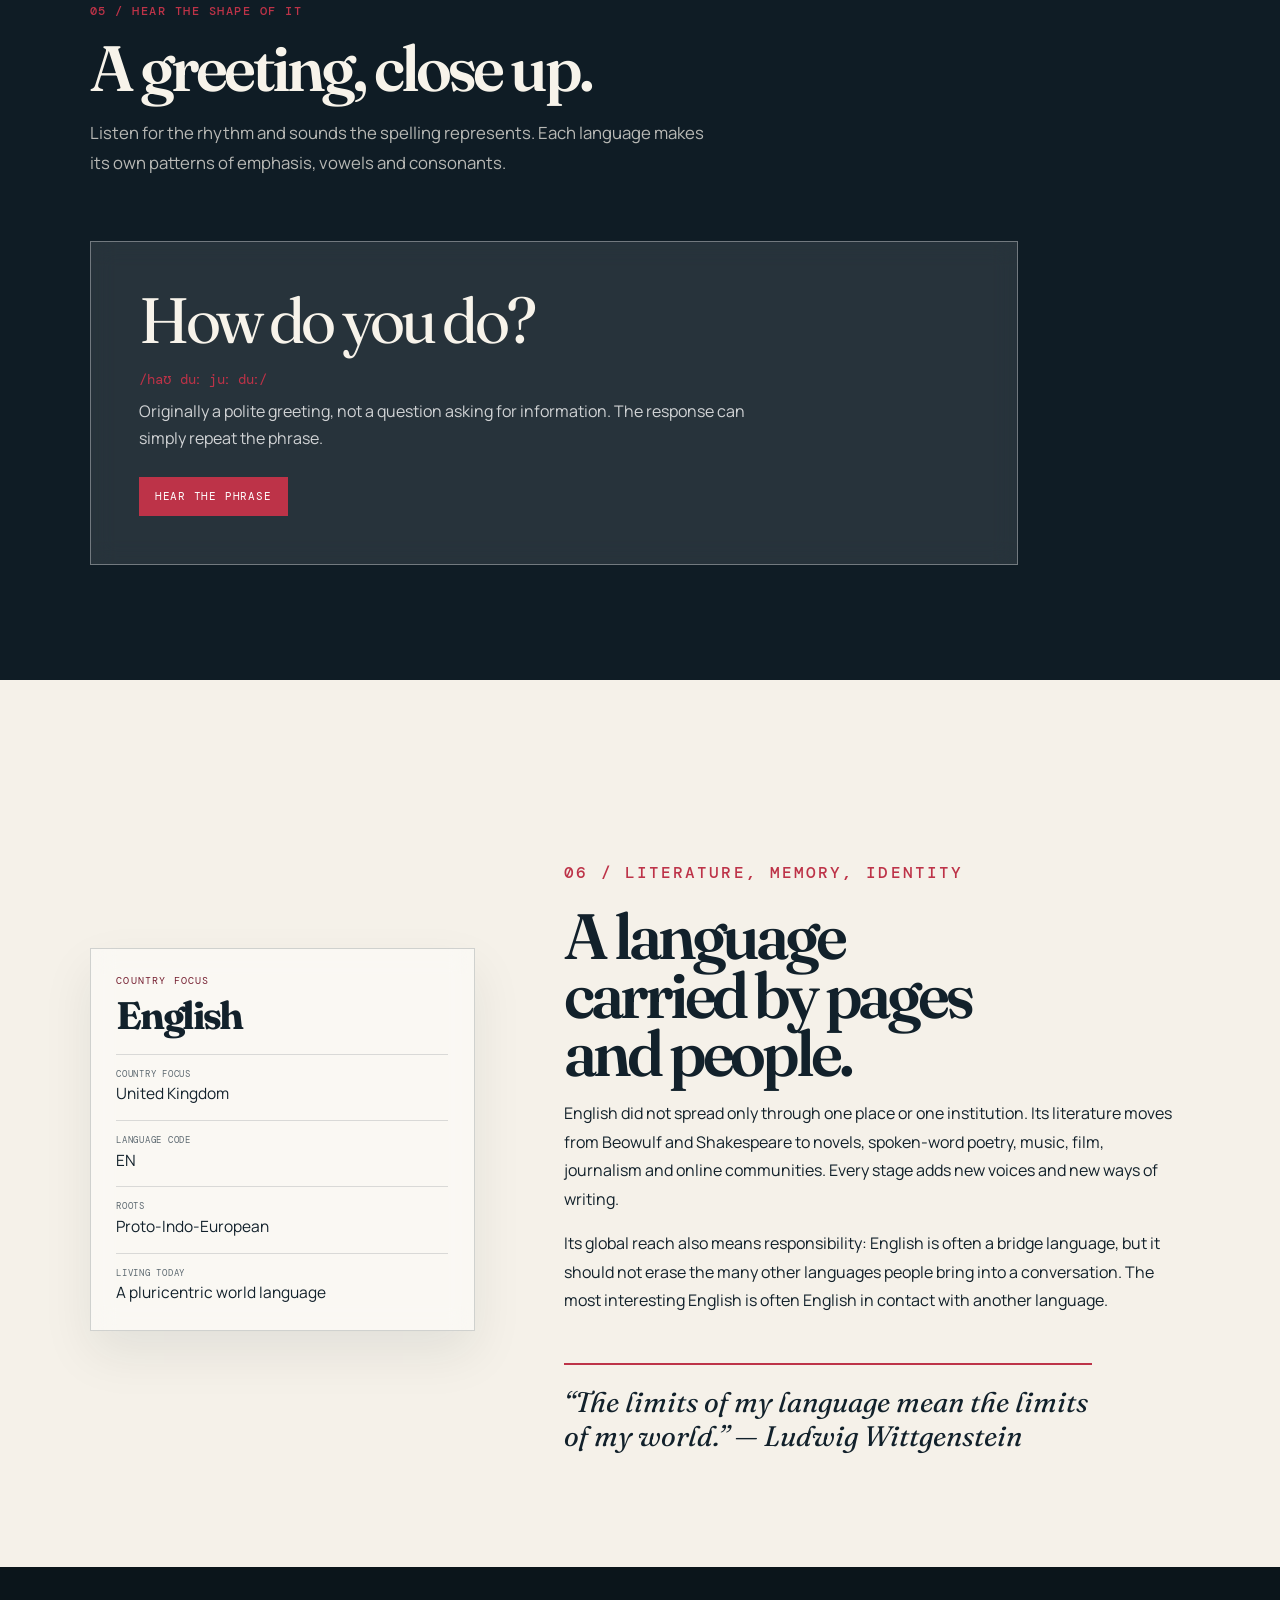
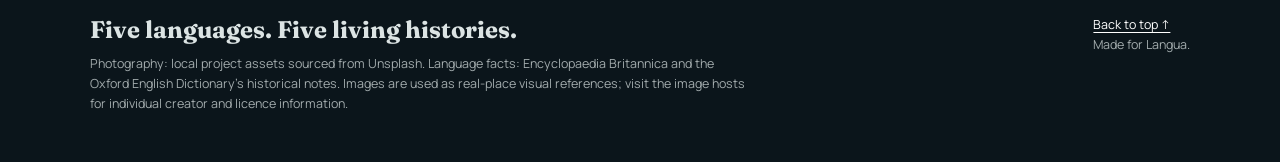
<file: english.html>
<!doctype html>
<html lang="en" data-language="english">
  <head>
    <meta charset="utf-8">
    <meta name="viewport" content="width=device-width, initial-scale=1">
    <meta name="description" content="An immersive Langua study of the English language.">
    <title>English — Langua</title>
    <link rel="preconnect" href="https://fonts.googleapis.com">
    <link rel="preconnect" href="https://fonts.gstatic.com" crossorigin>
    <link href="https://fonts.googleapis.com/css2?family=DM+Mono:wght@400;500&family=Fraunces:opsz,wght@9..144,400;9..144,600;9..144,700&family=Manrope:wght@400;500;600;700&display=swap" rel="stylesheet">
    <link rel="stylesheet" href="language-day.css">
  </head>
  <body><script src="language-day.js"></script></body>
</html>
</file>
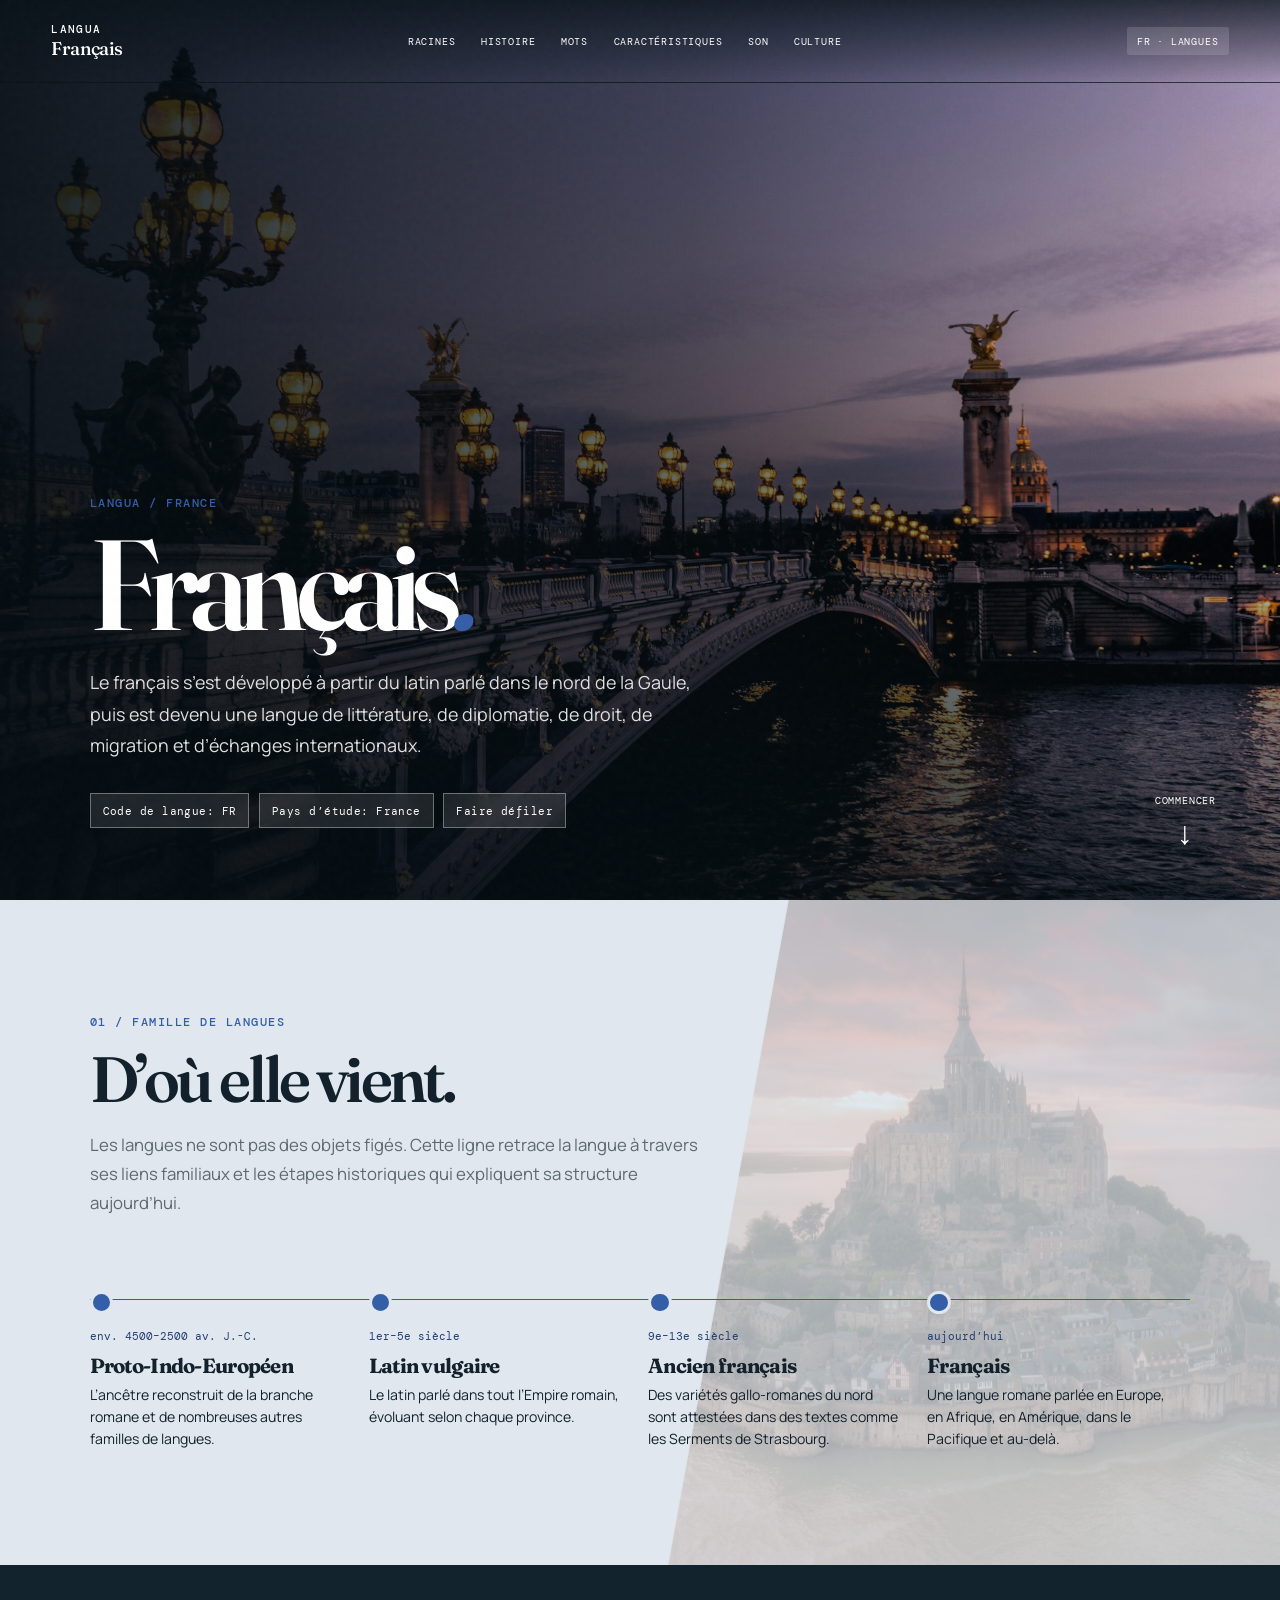
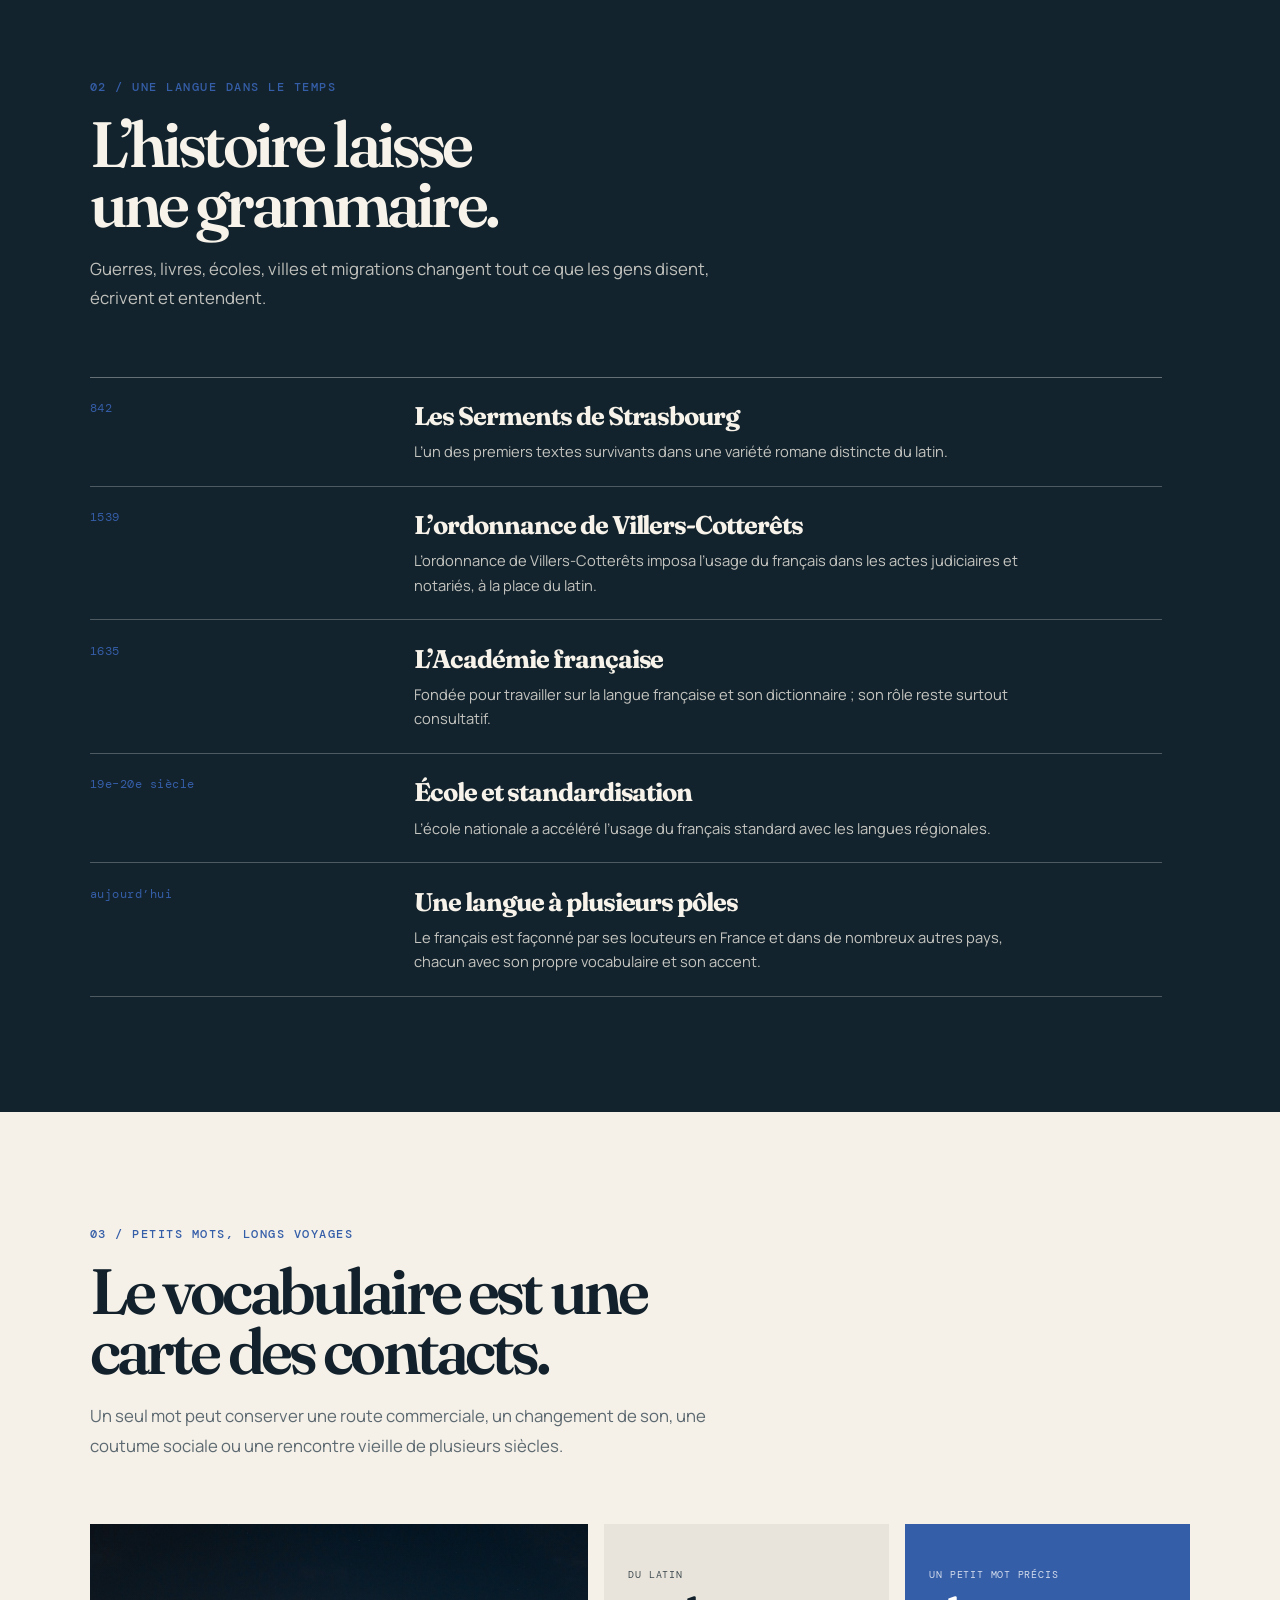
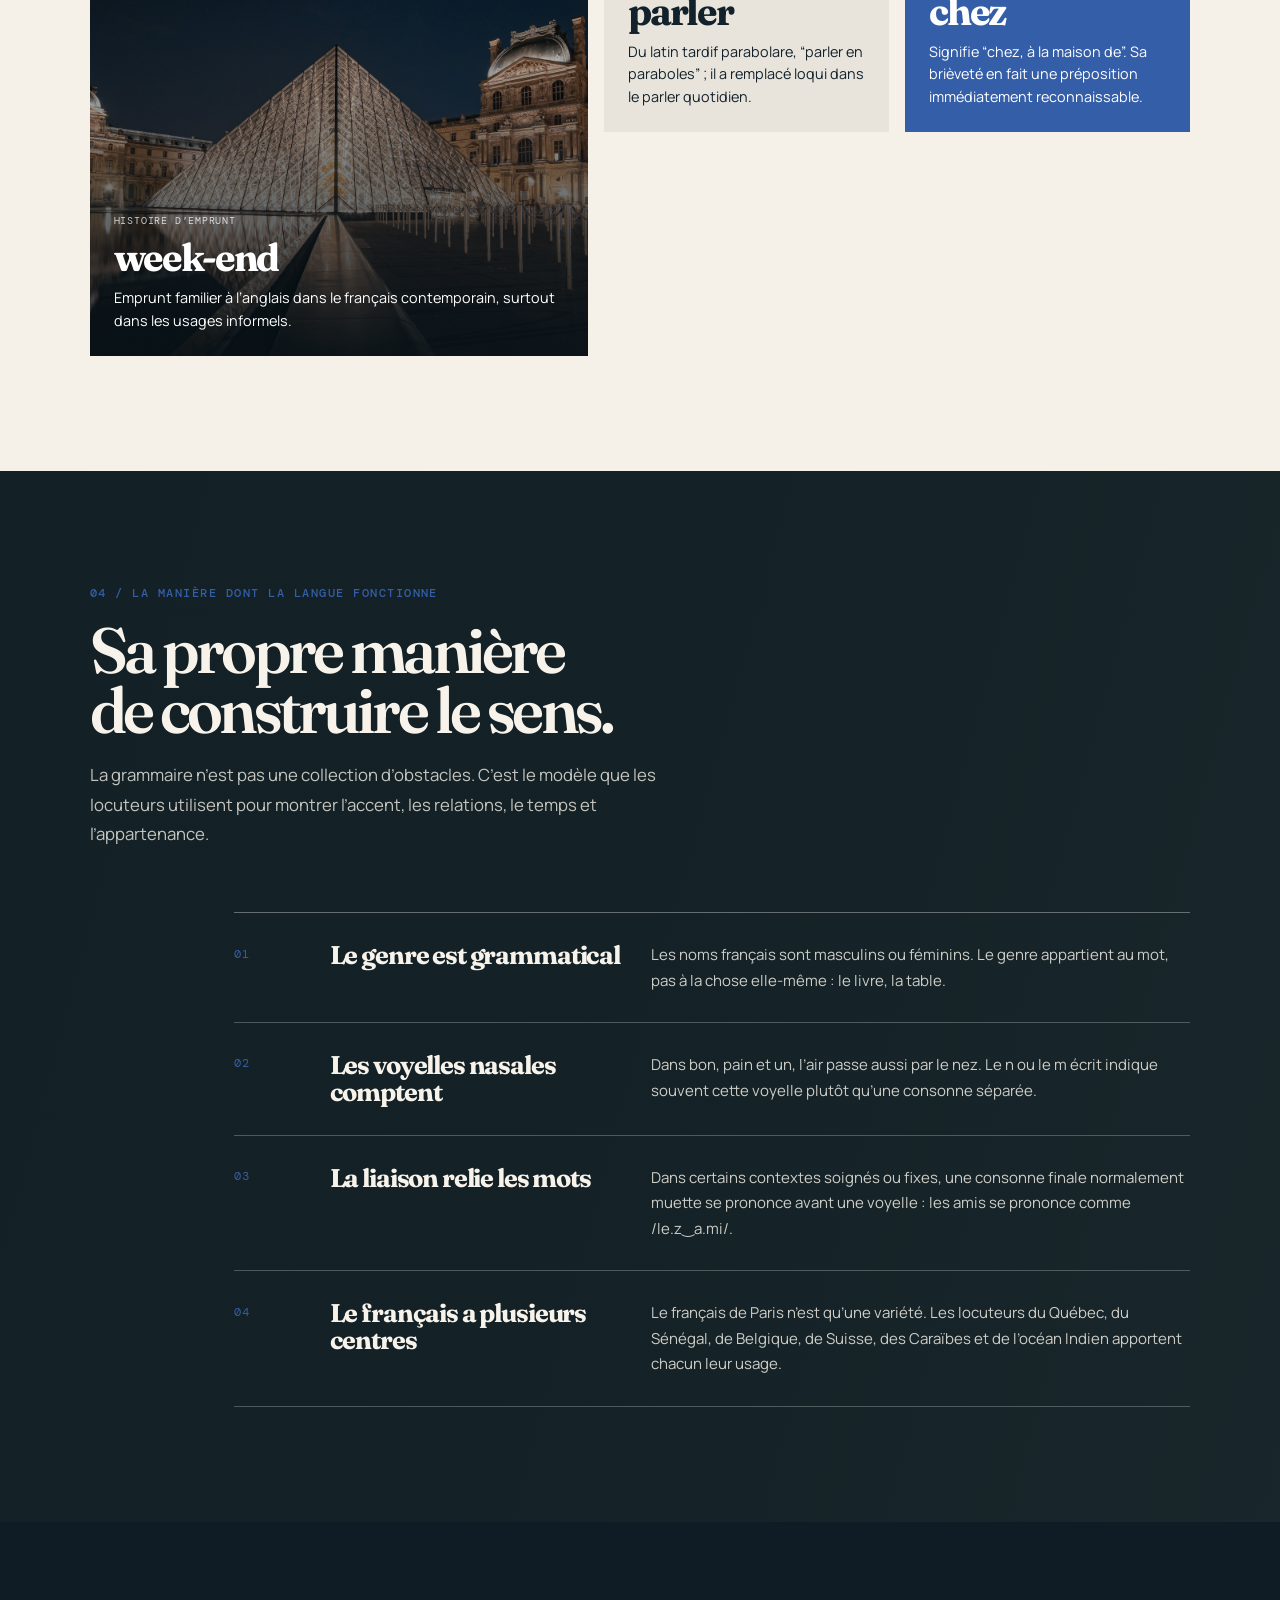
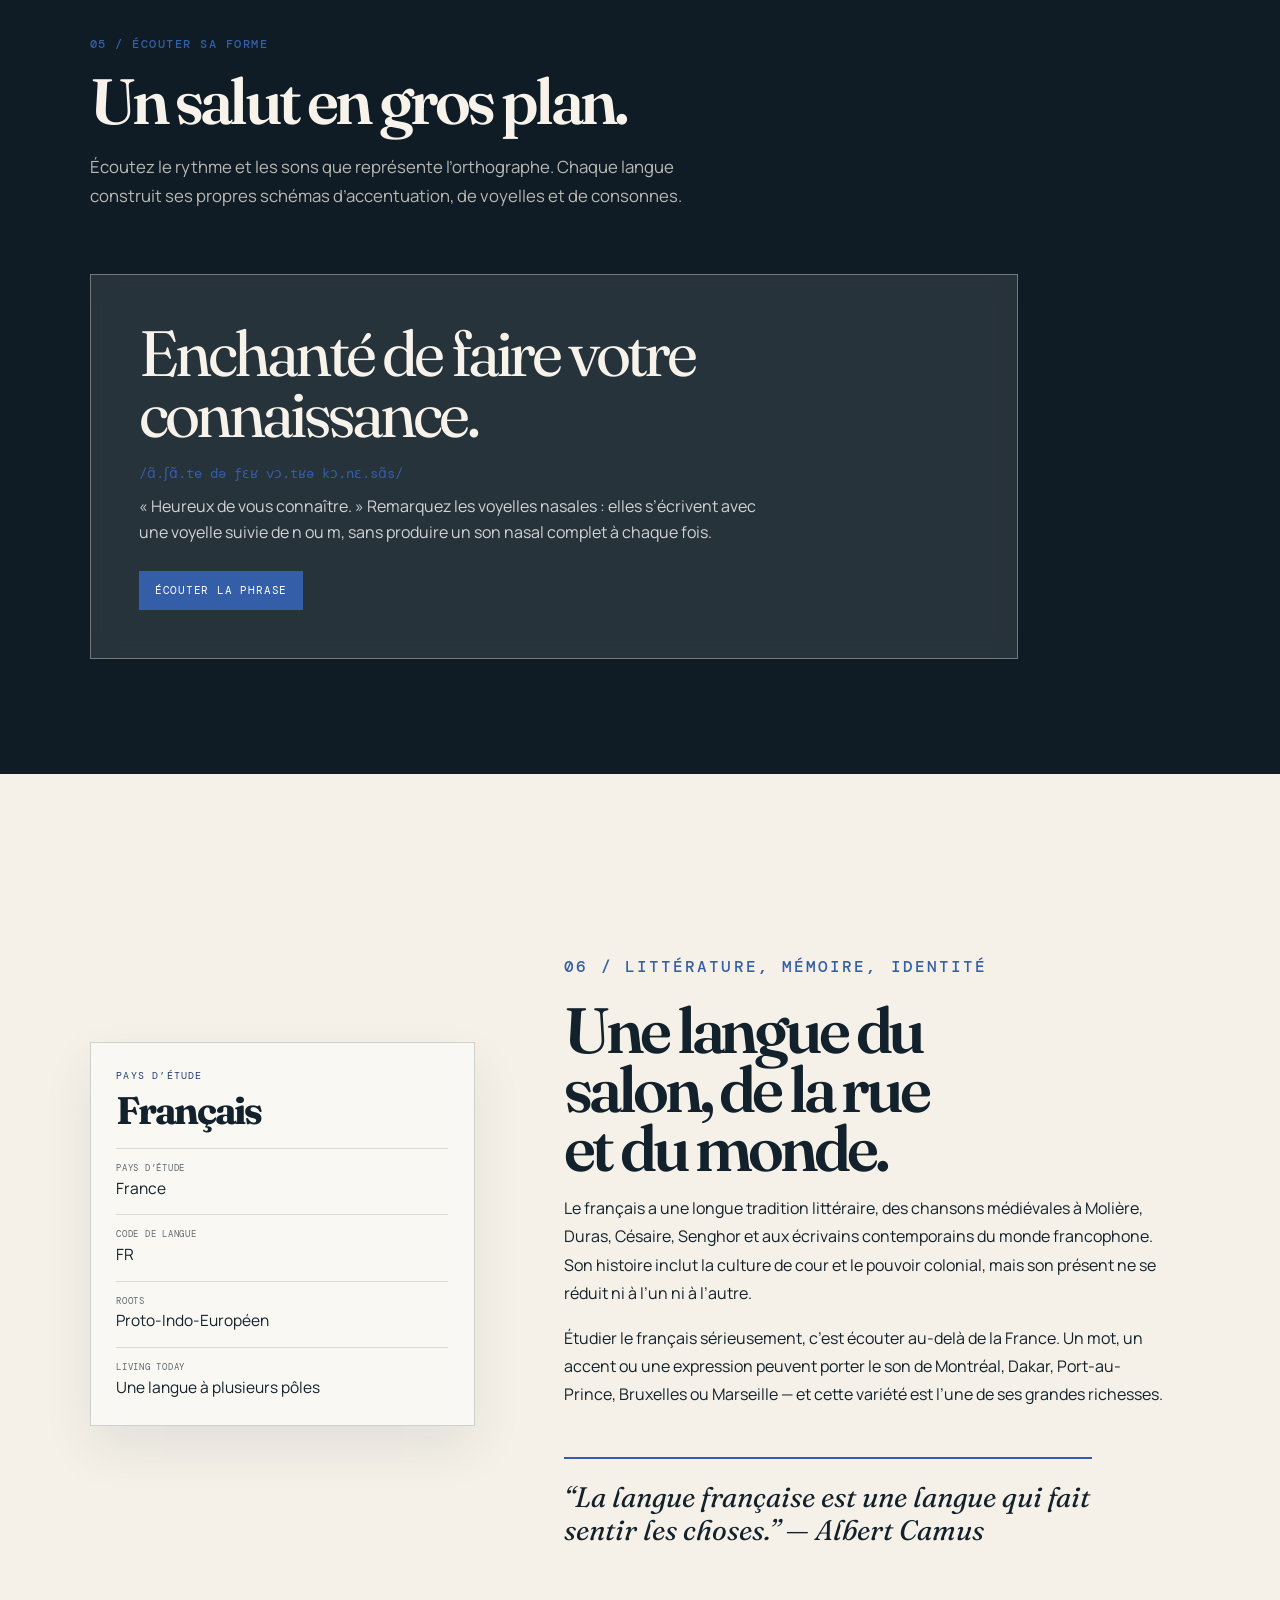
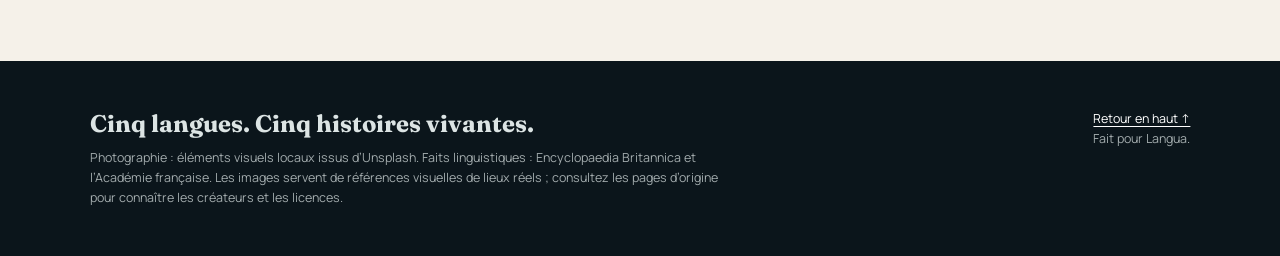
<file: french.html>
<!doctype html>
<html lang="fr" data-language="french">
  <head>
    <meta charset="utf-8">
    <meta name="viewport" content="width=device-width, initial-scale=1">
    <meta name="description" content="Une étude immersive de Langua sur le français.">
    <title>Français — Langua</title>
    <link rel="preconnect" href="https://fonts.googleapis.com">
    <link rel="preconnect" href="https://fonts.gstatic.com" crossorigin>
    <link href="https://fonts.googleapis.com/css2?family=DM+Mono:wght@400;500&family=Fraunces:opsz,wght@9..144,400;9..144,600;9..144,700&family=Manrope:wght@400;500;600;700&display=swap" rel="stylesheet">
    <link rel="stylesheet" href="language-day.css">
  </head>
  <body><script src="language-day.js"></script></body>
</html>
</file>
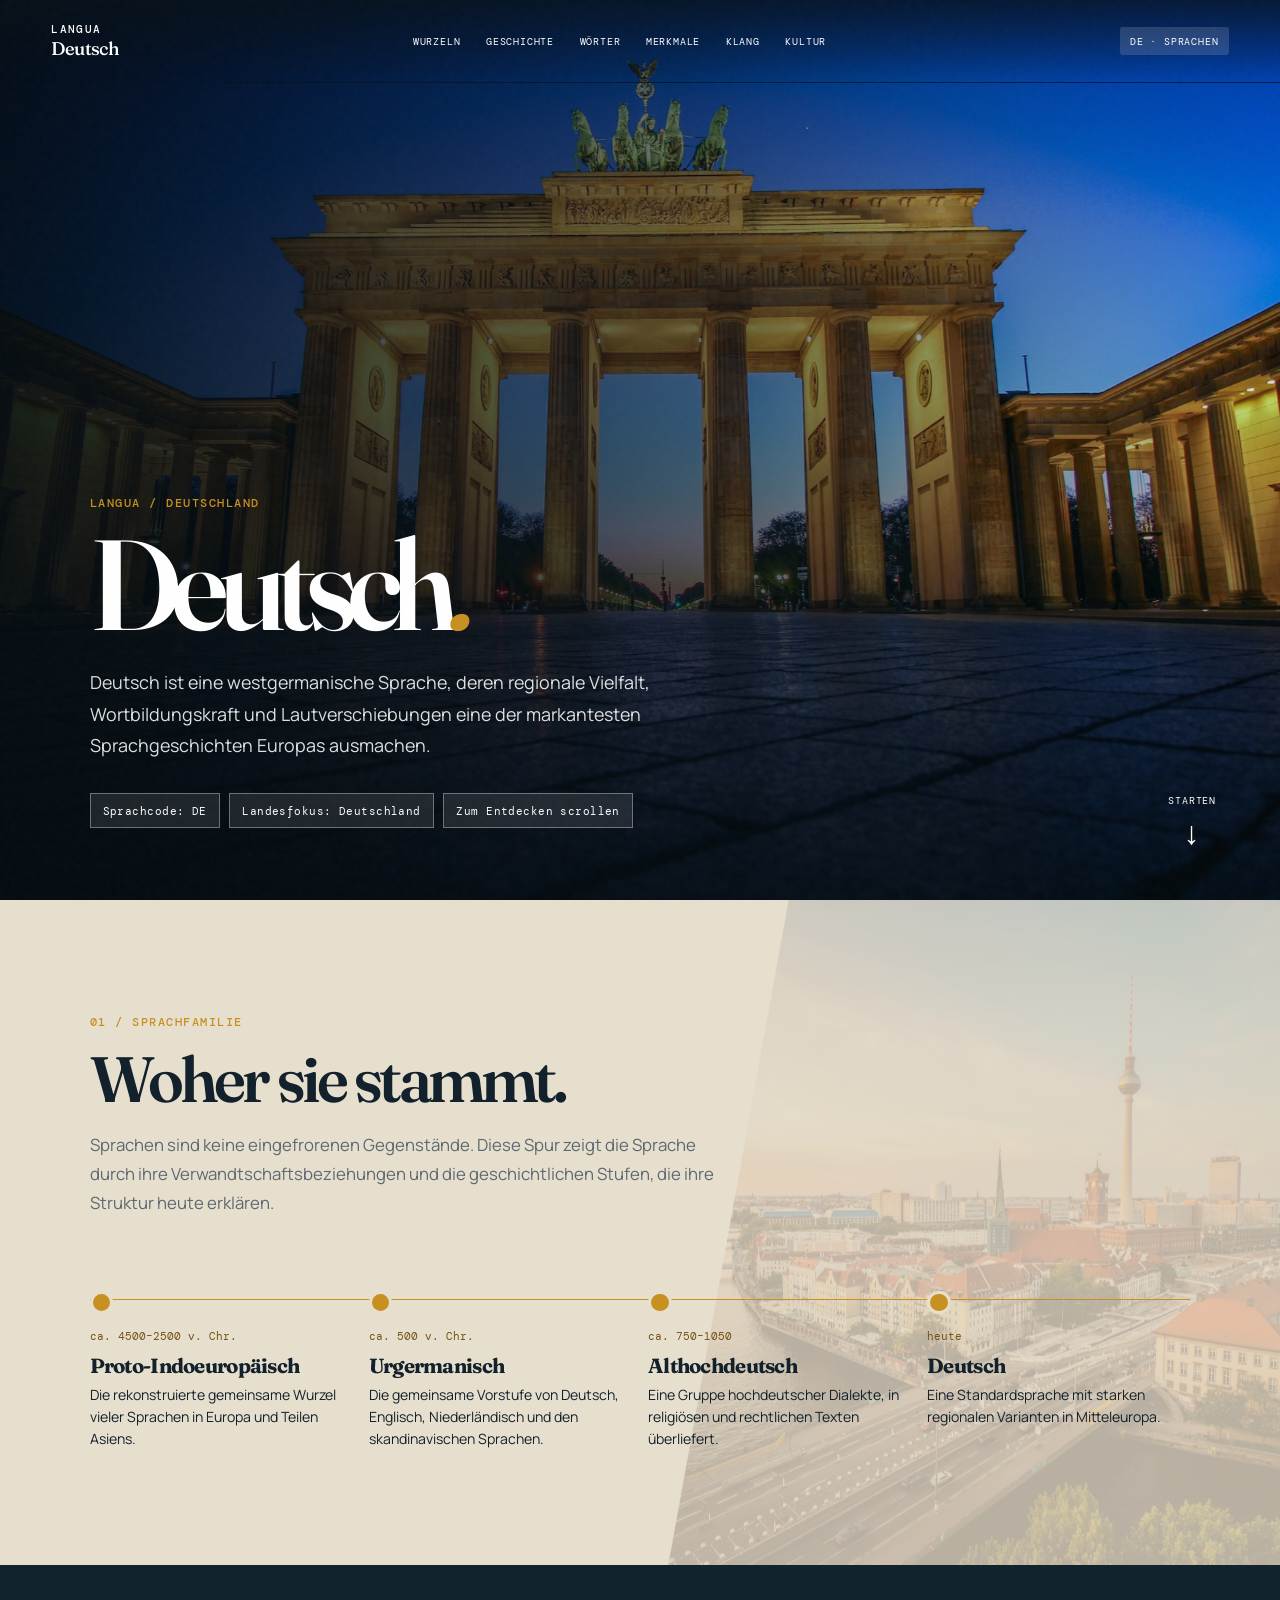
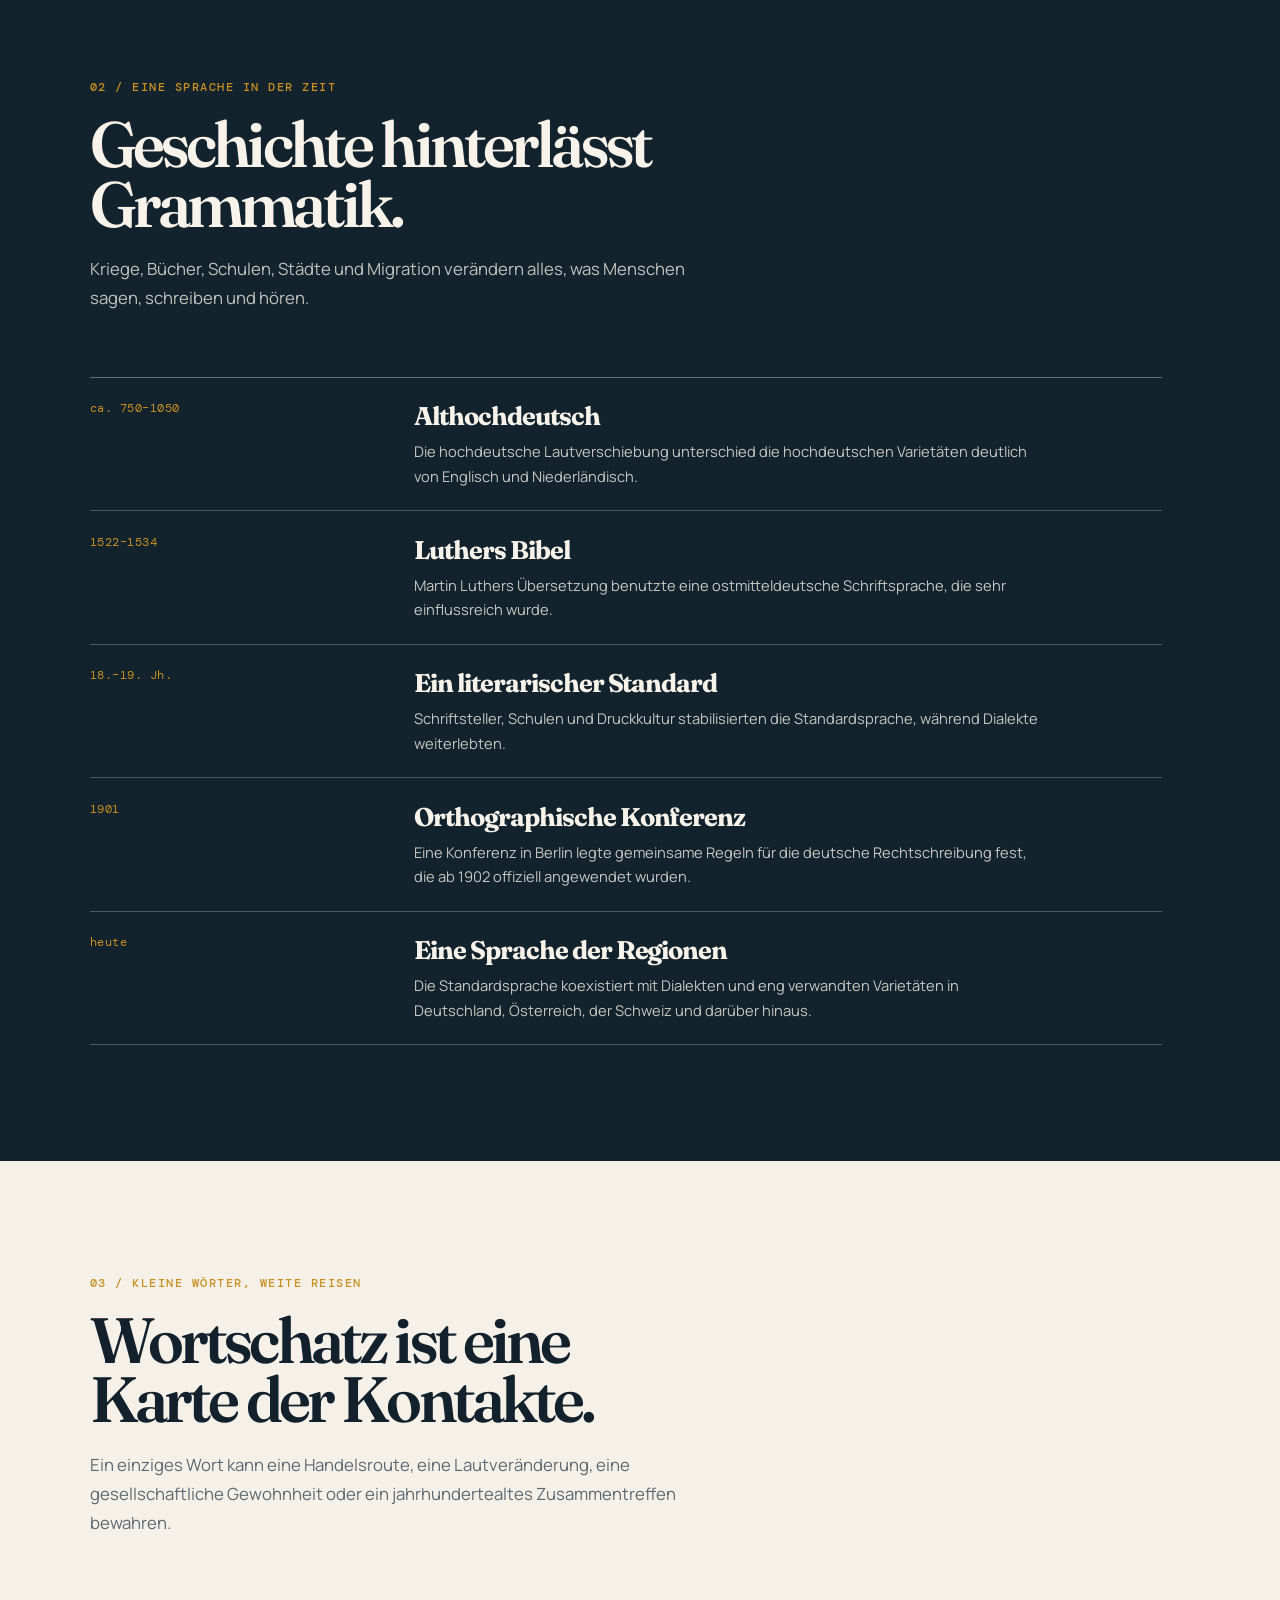
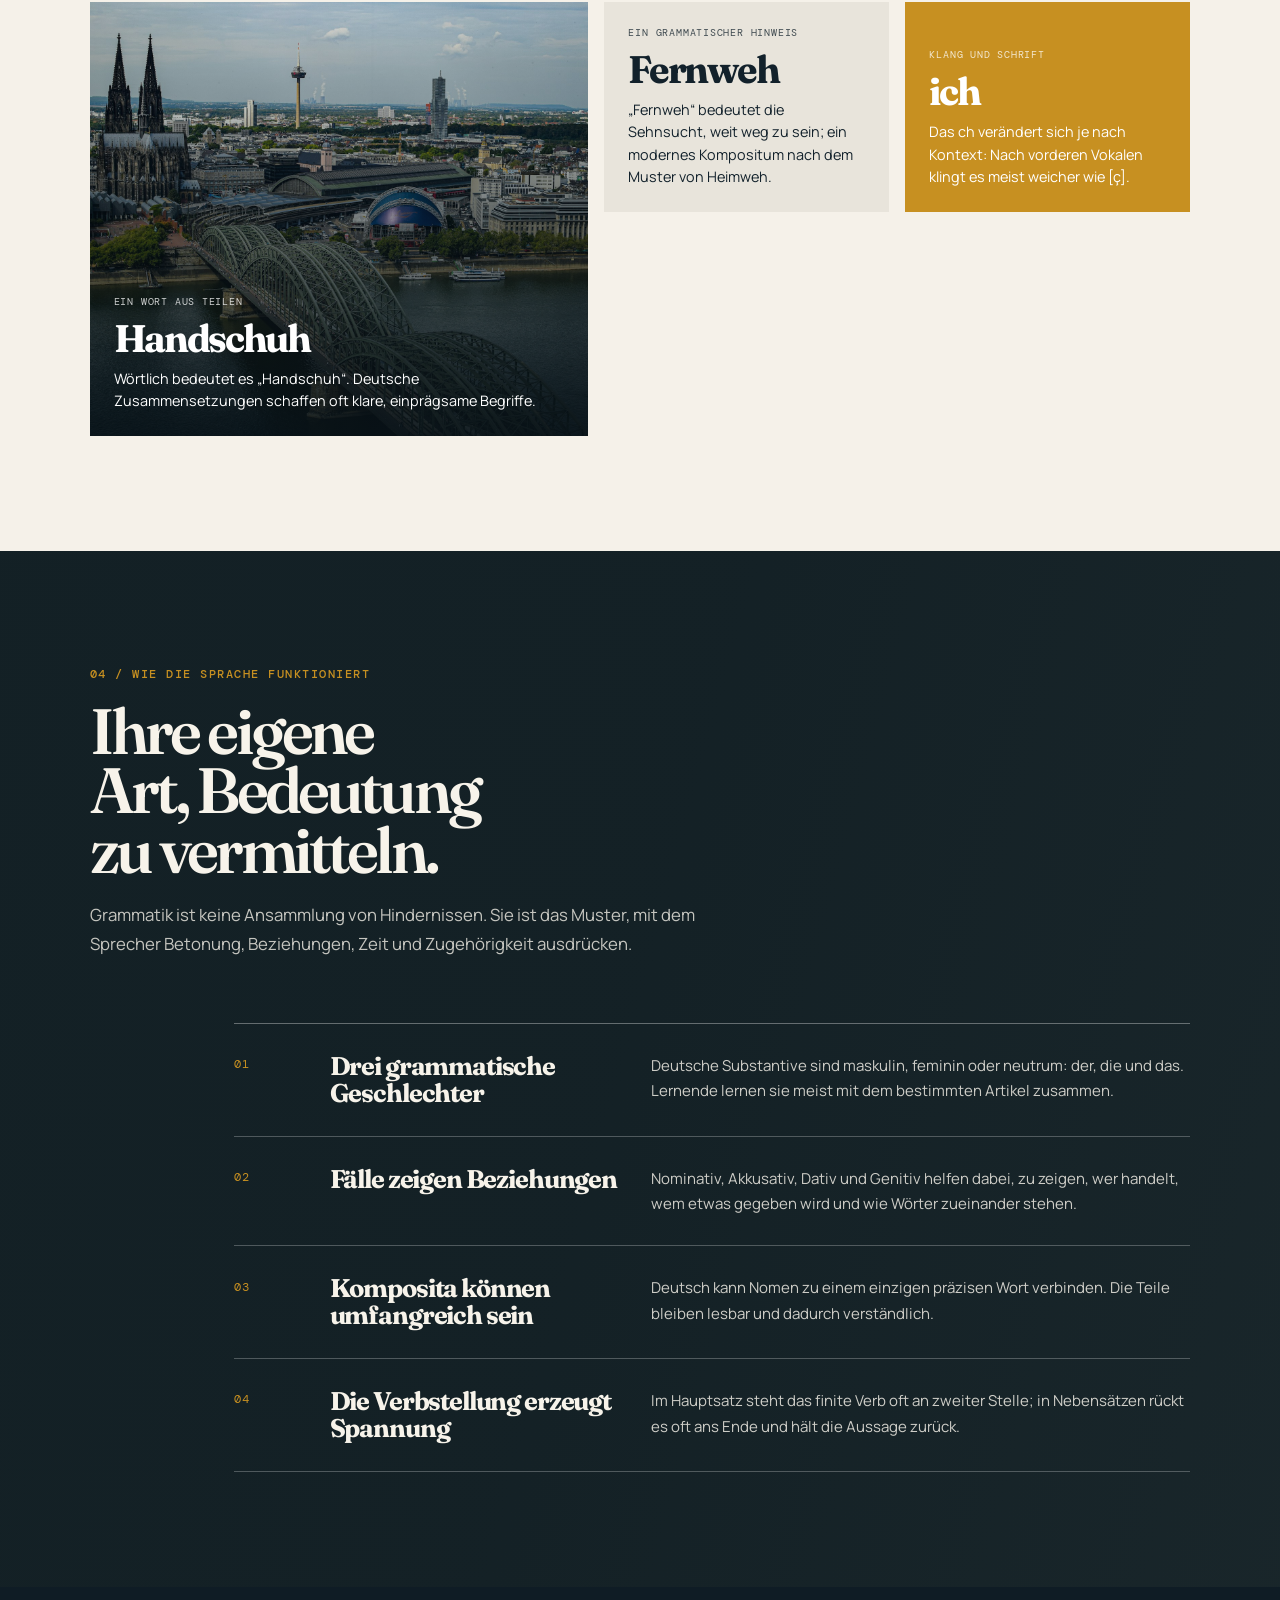
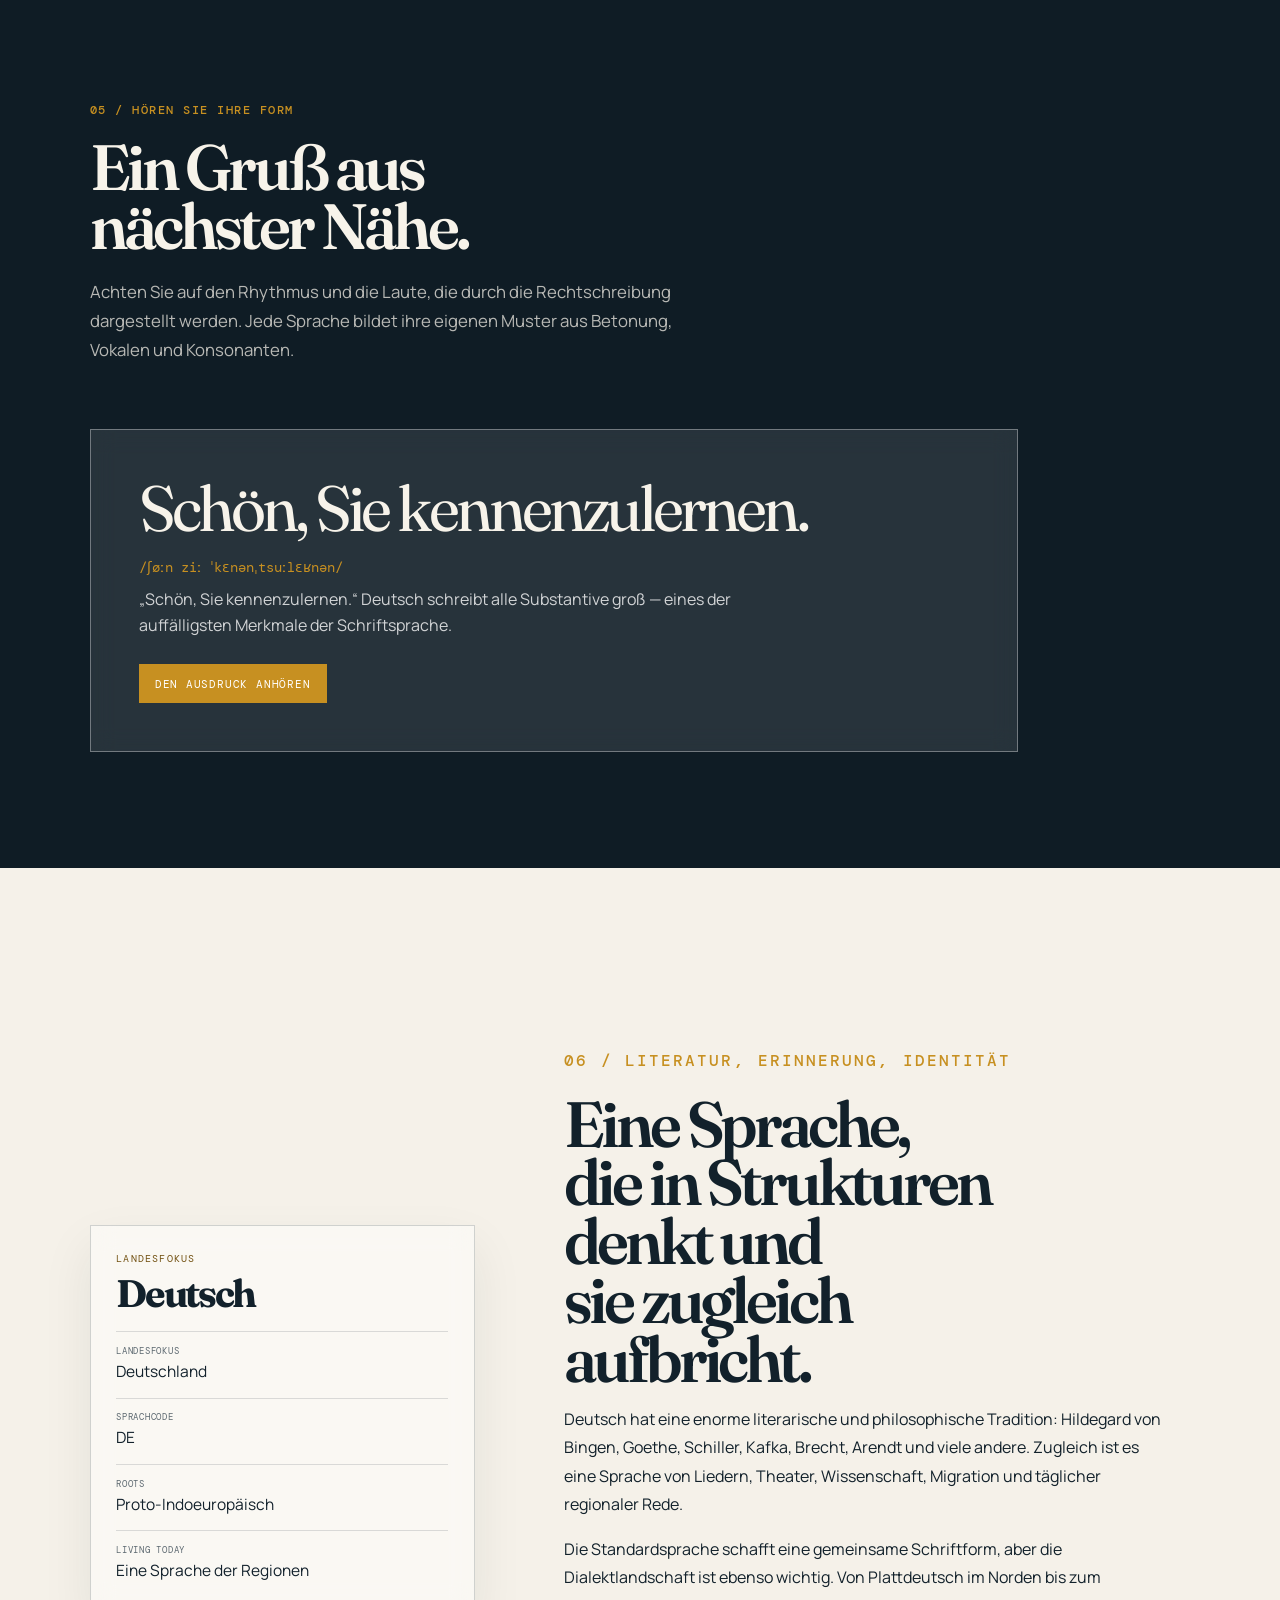
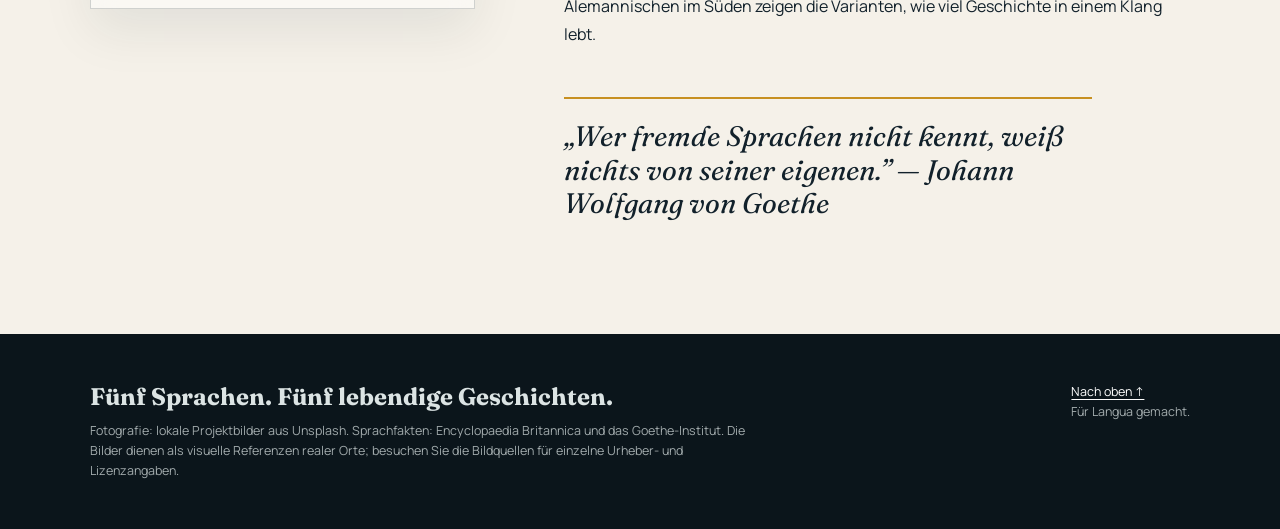
<file: german.html>
<!doctype html>
<html lang="de" data-language="german">
  <head>
    <meta charset="utf-8">
    <meta name="viewport" content="width=device-width, initial-scale=1">
    <meta name="description" content="Eine immersive Langua-Studie über die deutsche Sprache.">
    <title>Deutsch — Langua</title>
    <link rel="preconnect" href="https://fonts.googleapis.com">
    <link rel="preconnect" href="https://fonts.gstatic.com" crossorigin>
    <link href="https://fonts.googleapis.com/css2?family=DM+Mono:wght@400;500&family=Fraunces:opsz,wght@9..144,400;9..144,600;9..144,700&family=Manrope:wght@400;500;600;700&display=swap" rel="stylesheet">
    <link rel="stylesheet" href="language-day.css">
  </head>
  <body><script src="language-day.js"></script></body>
</html>
</file>
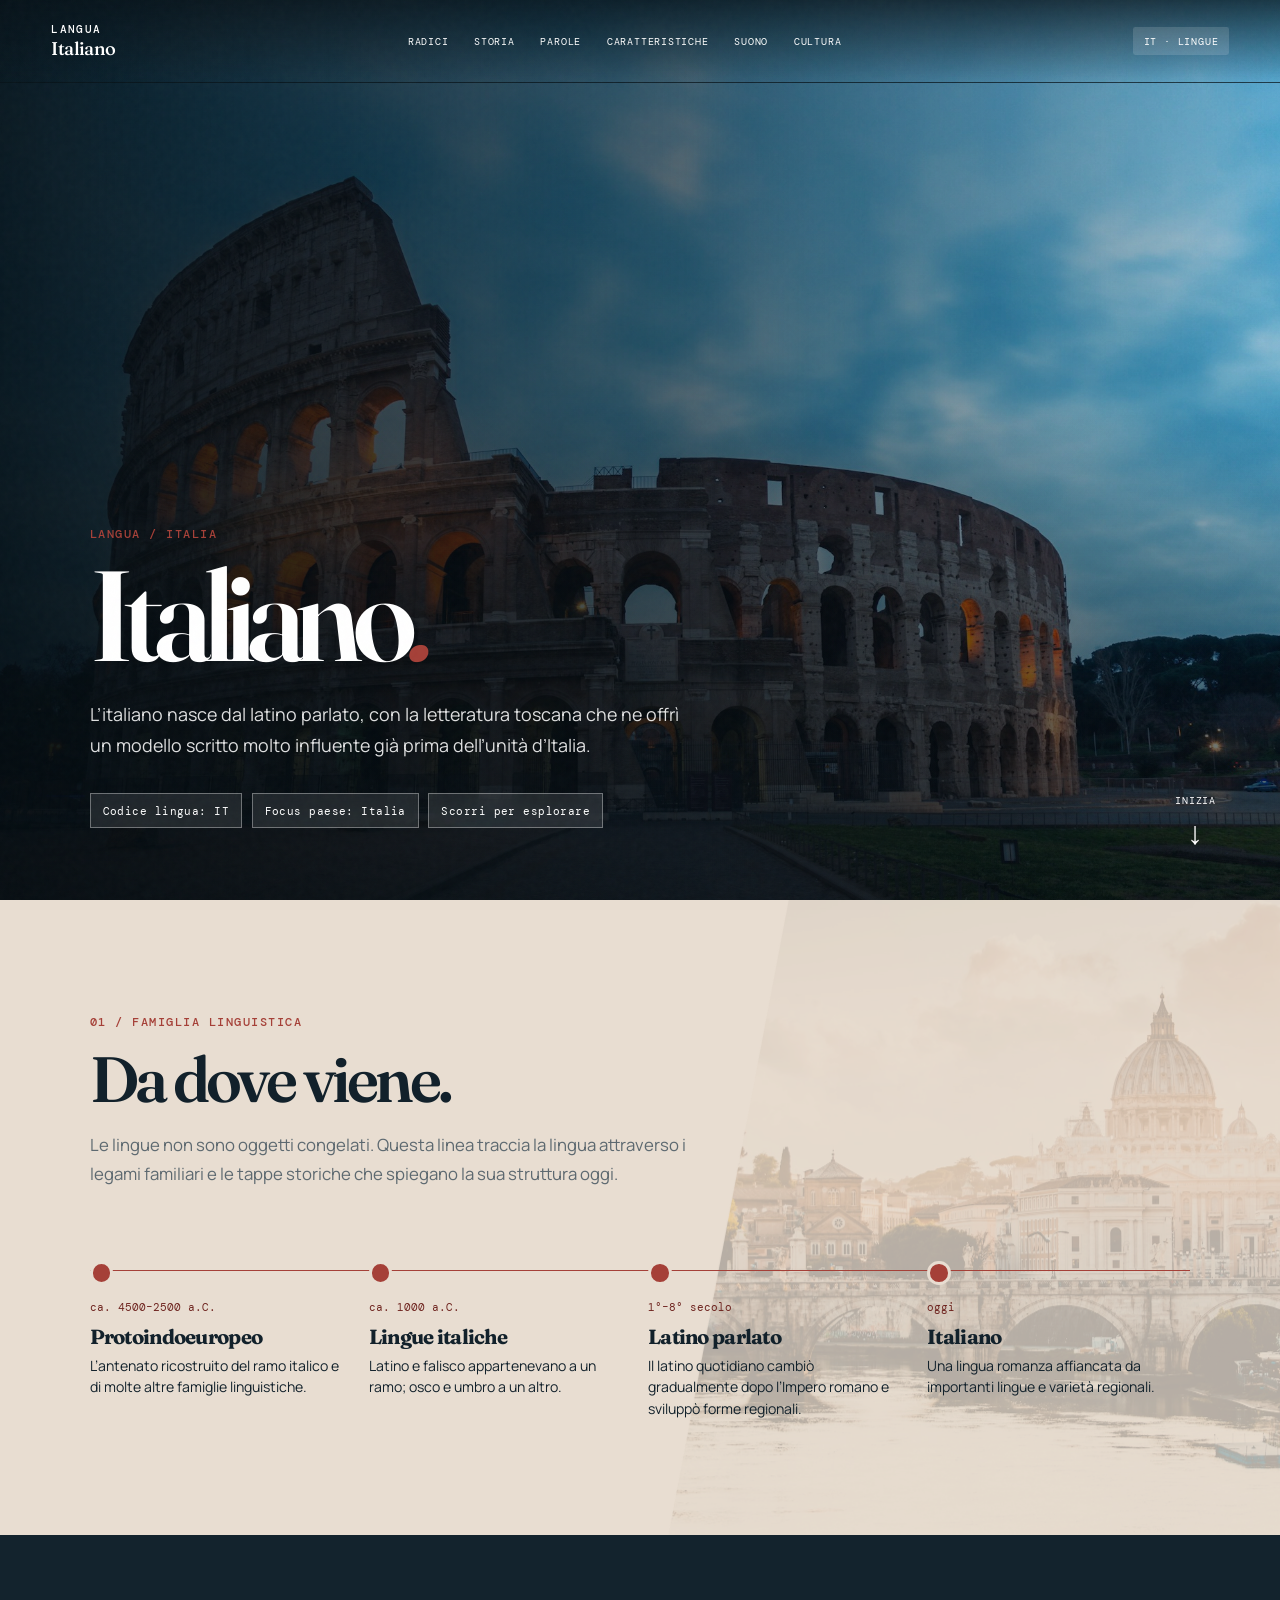
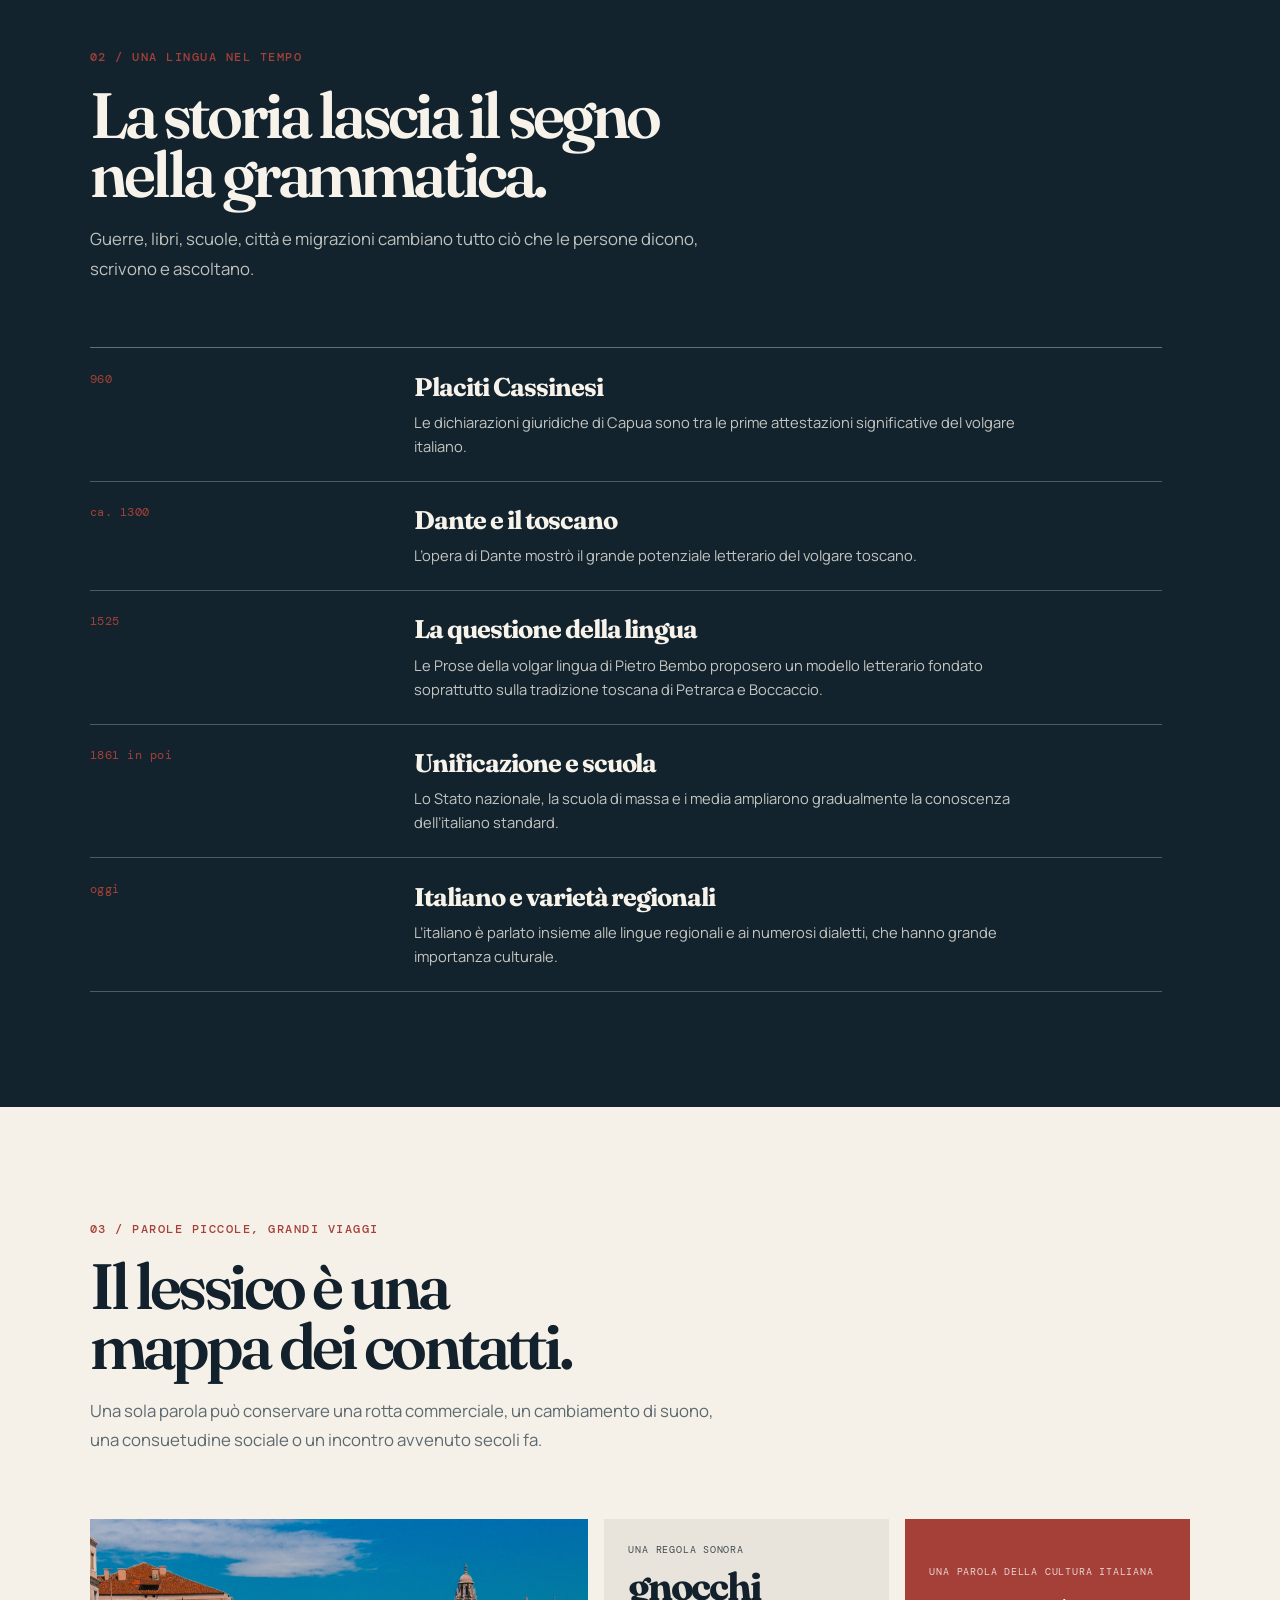
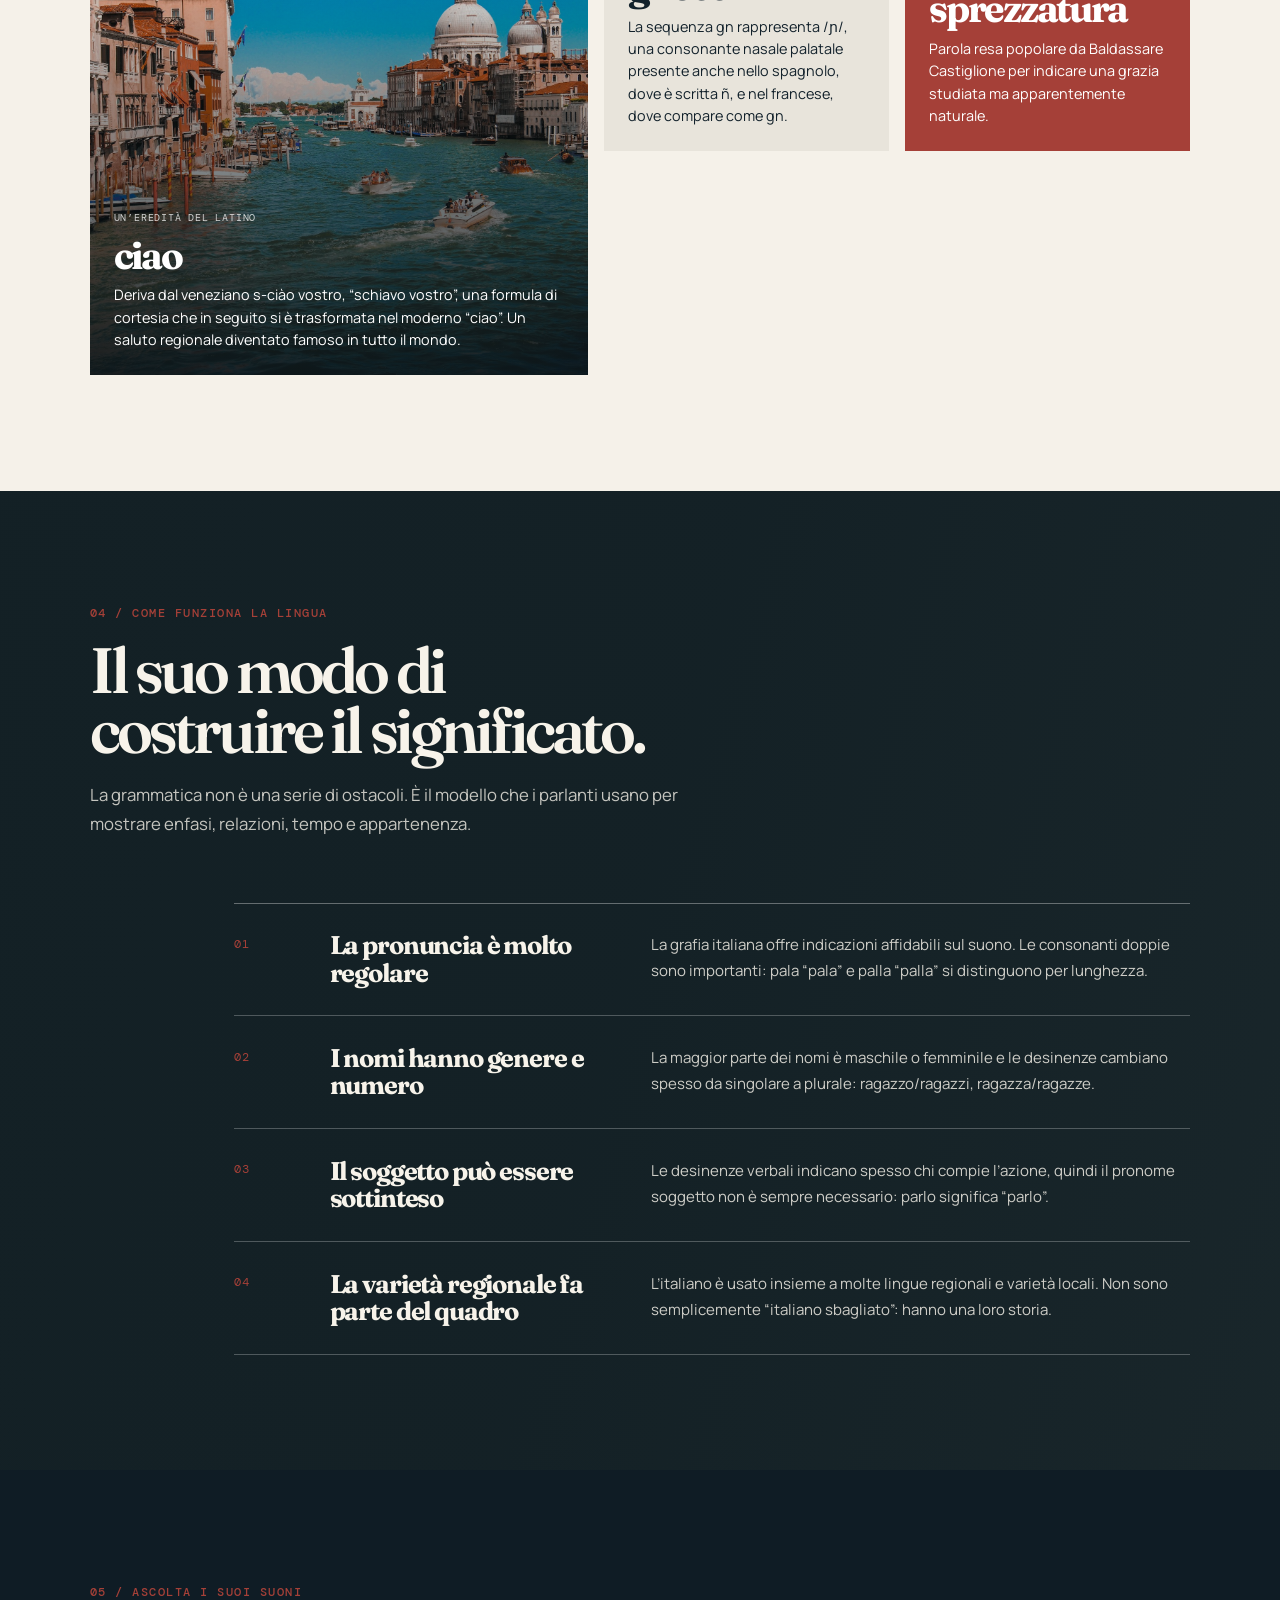
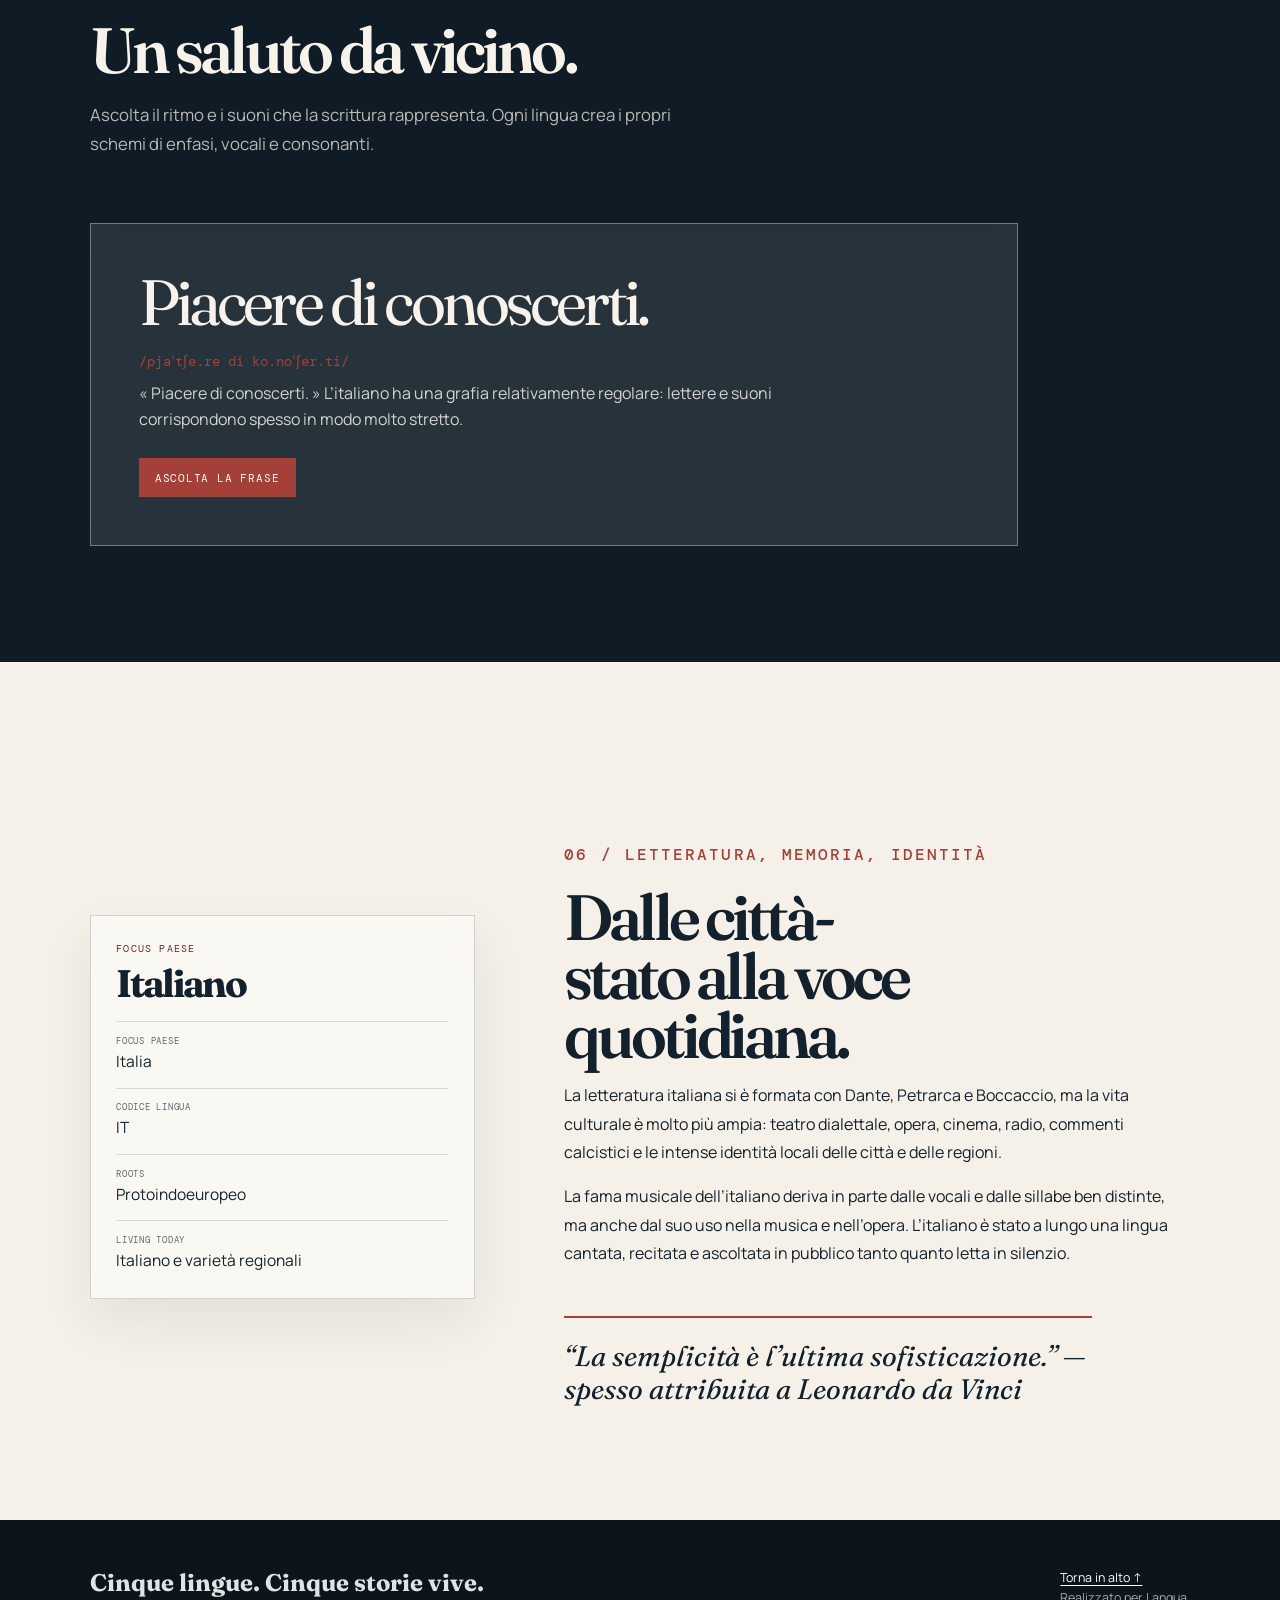
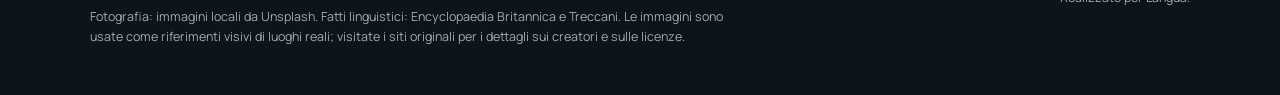
<file: italian.html>
<!doctype html>
<html lang="it" data-language="italian">
  <head>
    <meta charset="utf-8">
    <meta name="viewport" content="width=device-width, initial-scale=1">
    <meta name="description" content="Uno studio immersivo di Langua dedicato all’italiano.">
    <title>Italiano — Langua</title>
    <link rel="preconnect" href="https://fonts.googleapis.com">
    <link rel="preconnect" href="https://fonts.gstatic.com" crossorigin>
    <link href="https://fonts.googleapis.com/css2?family=DM+Mono:wght@400;500&family=Fraunces:opsz,wght@9..144,400;9..144,600;9..144,700&family=Manrope:wght@400;500;600;700&display=swap" rel="stylesheet">
    <link rel="stylesheet" href="language-day.css">
  </head>
  <body><script src="language-day.js"></script></body>
</html>
</file>
<file: language-day.css>
:root {
  --ink: #12212b;
  --paper: #f5f1e9;
  --muted: #5d6970;
  --line: rgba(18, 33, 43, .18);
  --accent: #b52837;
  --accent-deep: #741c2b;
  --wash: #d9e1d9;
  --shadow: rgba(14, 26, 33, .22);
}

* { box-sizing: border-box; }
html { scroll-behavior: smooth; }
body { margin: 0; color: var(--ink); background: var(--paper); font-family: Manrope, Arial, sans-serif; }
body::before { content: ""; inset: 0; position: fixed; pointer-events: none; opacity: .04; z-index: 20; background-image: url("data:image/svg+xml,%3Csvg viewBox='0 0 180 180' xmlns='http://www.w3.org/2000/svg'%3E%3Cfilter id='n'%3E%3CfeTurbulence type='fractalNoise' baseFrequency='.75' numOctaves='3' stitchTiles='stitch'/%3E%3C/filter%3E%3Crect width='100%25' height='100%25' filter='url(%23n)' opacity='.6'/%3E%3C/svg%3E"); }
img { display: block; max-width: 100%; }
a { color: inherit; }
button { font: inherit; }

.skip { position: fixed; left: 1rem; top: -4rem; z-index: 50; padding: .7rem 1rem; color: #fff; background: var(--ink); transition: top .2s; }
.skip:focus { top: 1rem; }
.site-header { height: 5.2rem; width: 100%; position: fixed; inset: 0 0 auto; display: flex; align-items: center; justify-content: space-between; gap: 1rem; padding: 0 clamp(1rem, 4vw, 4.5rem); z-index: 10; color: #fff; background: linear-gradient(180deg, rgba(8, 18, 24, .74), rgba(8,18,24,0)); border-bottom: 1px solid transparent; transition: background .22s ease, border-color .22s ease, box-shadow .22s ease, backdrop-filter .22s ease; }
.site-header.scrolled { background: rgba(11, 18, 22, .46); border-color: rgba(255,255,255,.14); box-shadow: 0 10px 30px rgba(0,0,0,.12); backdrop-filter: blur(16px); -webkit-backdrop-filter: blur(16px); }
.brand { font-family: "DM Mono", monospace; text-decoration: none; font-size: .71rem; letter-spacing: .12em; text-transform: uppercase; font-weight: 500; }
.brand span { display: block; font-family: Fraunces, serif; font-size: 1.15rem; letter-spacing: -.03em; text-transform: none; }
.page-nav { display: flex; align-items: center; gap: .3rem; overflow: auto; scrollbar-width: none; }
.page-nav a, .language-menu summary { white-space: nowrap; padding: .45rem .65rem; border-radius: .15rem; font-family: "DM Mono", monospace; font-size: .62rem; letter-spacing: .08em; text-decoration: none; text-transform: uppercase; }
.page-nav a:hover, .page-nav a:focus-visible { color: var(--accent); background: #fff; }
.language-menu { position: relative; }
.language-menu summary { list-style: none; cursor: pointer; background: rgba(255,255,255,.14); }
.language-menu summary::-webkit-details-marker { display: none; }
.language-menu div { position: absolute; right: 0; top: 2.2rem; width: 11.5rem; padding: .5rem; color: var(--ink); background: #fff; box-shadow: 0 1rem 2rem var(--shadow); }
.language-menu a { display: block; padding: .55rem .65rem; font-size: .78rem; text-decoration: none; }
.language-menu a:hover, .language-menu a[aria-current="page"] { color: #fff; background: var(--accent); }

.hero { min-height: max(47rem, 100dvh); position: relative; display: grid; align-items: end; overflow: hidden; padding: 9rem clamp(1.2rem, 7vw, 7.5rem) 4.5rem; color: #fff; background: #101d24; }
.hero-image, .section-image { position: absolute; inset: 0; background: center / cover no-repeat; transform: scale(1.04); }
.hero-image { animation: settle 1.8s cubic-bezier(.2,.6,.2,1) both; }
.hero::after { content: ""; position: absolute; inset: 0; background: linear-gradient(90deg, rgba(5, 13, 18, .92) 0%, rgba(5, 13, 18, .58) 54%, rgba(5,13,18,.12) 100%), linear-gradient(0deg, rgba(5,13,18,.7), transparent 55%); }
.hero-copy { position: relative; z-index: 1; max-width: 55rem; }
.eyebrow { margin: 0 0 1.2rem; color: var(--accent); font-family: "DM Mono", monospace; font-size: .72rem; font-weight: 500; letter-spacing: .13em; text-transform: uppercase; }
.hero h1, h2, h3, blockquote { font-family: Fraunces, Georgia, serif; }
.hero h1 { max-width: 15ch; margin: 0; font-size: clamp(4rem, 10vw, 9.2rem); font-weight: 600; letter-spacing: -.072em; line-height: .85; text-wrap: balance; }
.hero h1 em { color: var(--accent); font-style: italic; }
.hero-lede { max-width: 38rem; margin: 1.8rem 0 2rem; font-size: clamp(1rem, 1.4vw, 1.22rem); line-height: 1.75; color: rgba(255,255,255,.87); }
.hero-meta { display: flex; flex-wrap: wrap; gap: .6rem; }
.hero-meta span { padding: .58rem .75rem; border: 1px solid rgba(255,255,255,.35); background: rgba(255,255,255,.1); backdrop-filter: blur(8px); font-family: "DM Mono", monospace; font-size: .68rem; letter-spacing: .04em; }
.scroll-cue { position: absolute; right: clamp(1.2rem, 5vw, 4.5rem); bottom: 3rem; z-index: 1; display: grid; gap: .5rem; text-decoration: none; font-family: "DM Mono", monospace; font-size: .62rem; letter-spacing: .08em; text-transform: uppercase; text-align: center; }
.scroll-cue::after { content: "↓"; font-family: Georgia, serif; font-size: 2rem; animation: bob 1.5s ease-in-out infinite; }

main section:not(.hero) { position: relative; padding: clamp(4.5rem, 9vw, 8.5rem) clamp(1.2rem, 7vw, 7.5rem); }
.section-head { max-width: 48rem; margin-bottom: clamp(2rem, 5vw, 4rem); }
.section-head h2 { max-width: 14ch; margin: 0; font-size: clamp(2.5rem, 5vw, 5.6rem); font-weight: 600; letter-spacing: -.06em; line-height: .93; text-wrap: balance; }
.section-intro { max-width: 39rem; margin: 1.3rem 0 0; color: var(--muted); font-size: 1.05rem; line-height: 1.75; }

.roots { overflow: hidden; background: var(--wash); }
.roots .section-image { inset: 0 0 0 53%; opacity: .27; mix-blend-mode: multiply; clip-path: polygon(20% 0, 100% 0, 100% 100%, 0 100%); }
.lineage { position: relative; display: grid; grid-template-columns: repeat(4, minmax(9rem, 1fr)); gap: 1rem; max-width: 75rem; }
.lineage::before { content: ""; position: absolute; top: 1.1rem; left: 0; right: 0; height: 1px; background: var(--accent); transform-origin: left; }
.lineage-item { position: relative; padding-top: 2.6rem; }
.lineage-item::before { content: ""; position: absolute; top: .55rem; width: 1.1rem; height: 1.1rem; border: 3px solid var(--wash); border-radius: 50%; background: var(--accent); }
.lineage-year { font-family: "DM Mono", monospace; font-size: .69rem; color: var(--accent-deep); }
.lineage-item h3 { margin: .5rem 0 .35rem; font-size: 1.28rem; letter-spacing: -.035em; }
.lineage-item p { max-width: 16rem; margin: 0; font-size: .88rem; line-height: 1.55; }

.story { color: #f7f3ea; overflow: hidden; background: #13232d; }
.story .section-image { opacity: .30; filter: saturate(.7); }
.story::after { content: ""; position: absolute; inset: 0; background: linear-gradient(90deg, #13232d 10%, rgba(19,35,45,.89) 52%, rgba(19,35,45,.36)); }
.story > * { position: relative; z-index: 1; }
.story .section-intro { color: rgba(247,243,234,.76); }
.timeline { display: grid; grid-template-columns: minmax(11rem, .75fr) 2fr; max-width: 67rem; border-top: 1px solid rgba(255,255,255,.35); }
.timeline-year, .timeline-copy { padding: 1.4rem 0; border-bottom: 1px solid rgba(255,255,255,.25); }
.timeline-year { color: var(--accent); font-family: "DM Mono", monospace; font-size: .78rem; letter-spacing: .04em; }
.timeline-copy { padding-left: 2rem; }
.timeline-copy h3 { margin: 0; font-size: clamp(1.3rem, 2vw, 1.7rem); letter-spacing: -.04em; }
.timeline-copy p { max-width: 39rem; margin: .45rem 0 0; font-size: .92rem; line-height: 1.65; color: rgba(247,243,234,.78); }

.words { background: var(--paper); }
.word-grid { display: grid; grid-template-columns: 1.4fr .8fr .8fr; grid-auto-rows: minmax(13rem, auto); gap: 1rem; max-width: 80rem; }
.word-card { display: flex; flex-direction: column; justify-content: end; min-height: 13rem; padding: 1.5rem; background: #e8e4db; }
.word-card:first-child { grid-row: span 2; color: #fff; background: center / cover no-repeat; position: relative; overflow: hidden; }
.word-card:first-child::before { content: ""; position: absolute; inset: 0; background: linear-gradient(0deg, rgba(8,18,24,.9), rgba(8,18,24,.06)); }
.word-card > * { position: relative; }
.word-card:nth-child(3) { color: #fff; background: var(--accent); }
.word { margin: 0; font-family: Fraunces, Georgia, serif; font-size: clamp(1.8rem, 3vw, 3rem); letter-spacing: -.06em; line-height: 1; }
.word-meaning { margin: .65rem 0 0; font-size: .9rem; line-height: 1.55; }
.word-note { margin: 0 0 .7rem; font-family: "DM Mono", monospace; font-size: .62rem; letter-spacing: .08em; text-transform: uppercase; opacity: .78; }

.traits { min-height: 54rem; overflow: hidden; color: #f7f3ea; background: #1d2a2e; }
.traits .section-image { opacity: .28; filter: grayscale(.35) saturate(.75); }
.traits::after { content: ""; position: absolute; inset: 0; background: linear-gradient(105deg, rgba(19,32,37,.97) 5%, rgba(19,32,37,.91) 48%, rgba(19,32,37,.42)); }
.traits > * { position: relative; z-index: 1; }
.traits .section-intro { color: rgba(247,243,234,.78); }
.trait-list { max-width: 72rem; margin-left: clamp(0rem, 12vw, 9rem); border-top: 1px solid rgba(255,255,255,.34); }
.trait { display: grid; grid-template-columns: 5rem minmax(12rem, .85fr) minmax(16rem, 1.5fr); gap: 1rem; padding: 1.8rem 0; border-bottom: 1px solid rgba(255,255,255,.25); }
.trait-number { padding-top: .27rem; color: var(--accent); font-family: "DM Mono", monospace; font-size: .72rem; letter-spacing: .08em; }
.trait h3 { margin: 0; font-size: clamp(1.25rem, 2vw, 1.65rem); line-height: 1.06; letter-spacing: -.045em; }
.trait p { max-width: 37rem; margin: 0; font-size: .94rem; line-height: 1.7; color: rgba(247,243,234,.82); }

.culture { min-height: 48rem; overflow: hidden; background: var(--paper); }
.culture .section-image { inset: 0 45% 0 0; opacity: .88; }
.culture::after { content: ""; position: absolute; inset: 0; background: linear-gradient(90deg, transparent 0%, rgba(245,241,233,.12) 32%, var(--paper) 48%, var(--paper) 100%); }
.culture > * { position: relative; z-index: 1; }
.culture-layout { display: grid; grid-template-columns: minmax(14rem, .8fr) minmax(18rem, 1.3fr); gap: clamp(2rem, 7vw, 9rem); max-width: 78rem; margin-left: auto; }
.culture-panel { align-self: center; margin-top: 2rem; padding: clamp(1.2rem, 2vw, 2rem); border: 1px solid rgba(18, 33, 43, .18); background: rgba(255,255,255,.48); backdrop-filter: blur(12px); box-shadow: 0 1.4rem 3rem rgba(18, 33, 43, .08); }
.panel-label { margin: 0 0 .7rem; color: var(--accent-deep); font-family: "DM Mono", monospace; font-size: .62rem; letter-spacing: .12em; text-transform: uppercase; }
.culture-panel h3 { margin: 0; font-size: clamp(2rem, 3vw, 3rem); letter-spacing: -.06em; line-height: .9; font-family: Fraunces, Georgia, serif; }
.culture-panel dl { display: grid; gap: .9rem; margin: 1.3rem 0 0; }
.culture-panel dl div { display: grid; gap: .18rem; padding-top: .8rem; border-top: 1px solid rgba(18, 33, 43, .14); }
.culture-panel dt { color: var(--muted); font-family: "DM Mono", monospace; font-size: .58rem; letter-spacing: .08em; text-transform: uppercase; }
.culture-panel dd { margin: 0; font-size: .97rem; line-height: 1.5; }
.culture-copy { padding-top: 4rem; }
.culture-copy h2 { max-width: 11ch; margin: 0; font-size: clamp(2.6rem, 5vw, 5.4rem); font-weight: 600; letter-spacing: -.065em; line-height: .92; text-wrap: balance; }
.culture-copy p { max-width: 38rem; font-size: 1rem; line-height: 1.78; }
.culture-copy blockquote { max-width: 33rem; margin: 3rem 0 0; padding: 1.3rem 0 0; border-top: 2px solid var(--accent); font-size: clamp(1.25rem, 2.2vw, 2rem); font-style: italic; line-height: 1.18; }

.sound { min-height: 41rem; color: #f7f3ea; overflow: hidden; background: #0f1c25; }
.sound .section-image { opacity: .22; filter: grayscale(.45); }
.sound::after { content: ""; position: absolute; inset: 0; background: linear-gradient(90deg, rgba(15,28,37,.96), rgba(15,28,37,.68)); }
.sound > * { position: relative; z-index: 1; }
.sound .section-intro { color: rgba(247,243,234,.73); }
.phrase-card { max-width: 58rem; padding: clamp(1.5rem, 4vw, 3rem); border: 1px solid rgba(255,255,255,.35); background: rgba(255,255,255,.1); backdrop-filter: blur(12px); }
.phrase { margin: 0; font-family: Fraunces, Georgia, serif; font-size: clamp(2.2rem, 5vw, 5.3rem); font-weight: 400; letter-spacing: -.06em; line-height: .95; }
.phonetic { margin: 1.2rem 0 0; color: var(--accent); font-family: "DM Mono", monospace; font-size: .9rem; }
.meaning { max-width: 40rem; margin: .65rem 0 0; line-height: 1.65; color: rgba(255,255,255,.79); }
.listen { display: inline-flex; align-items: center; gap: .55rem; margin-top: 1.6rem; padding: .72rem .95rem; border: 1px solid var(--accent); color: #fff; background: var(--accent); cursor: pointer; transition: transform .2s, background .2s; font-family: "DM Mono", monospace; font-size: .7rem; letter-spacing: .07em; text-transform: uppercase; }
.listen:hover { background: var(--accent-deep); transform: translateY(-2px); }
.listen:active { transform: translateY(0) scale(.98); }
.listen:focus-visible, a:focus-visible, summary:focus-visible { outline: 3px solid #fff; outline-offset: 3px; }

.credits { padding: 3rem clamp(1.2rem, 7vw, 7.5rem); color: #dce4e4; background: #0b151b; }
.credits-inner { display: flex; flex-wrap: wrap; justify-content: space-between; gap: 2rem; max-width: 80rem; }
.credits p { max-width: 41rem; margin: 0; color: rgba(220,228,228,.72); font-size: .78rem; line-height: 1.6; }
.credits a { color: #fff; text-underline-offset: .2rem; }
.footer-title { margin: 0 0 .6rem; font-family: Fraunces, Georgia, serif; font-size: 1.5rem; }

.reveal { opacity: 0; transform: translateY(2rem); transition: opacity .75s ease, transform .75s cubic-bezier(.2,.65,.3,1); }
.reveal.show { opacity: 1; transform: translateY(0); }
@keyframes settle { from { transform: scale(1.14); } to { transform: scale(1.04); } }
@keyframes bob { 50% { transform: translateY(.38rem); } }

@media (max-width: 760px) {
  .site-header { height: 4.6rem; padding: 0 .8rem; }
  .page-nav { display: none; }
  .brand { font-size: .56rem; letter-spacing: .1em; }
  .brand span { font-size: .92rem; }
  .language-menu { margin-left: auto; }
  .language-menu summary { max-width: 9.2rem; overflow: hidden; text-overflow: ellipsis; }
  .language-menu div { width: min(12rem, 80vw); }
  .hero { min-height: 42rem; padding-top: 7rem; padding-bottom: 5.5rem; }
  .hero::after { background: linear-gradient(0deg, rgba(5,13,18,.87), rgba(5,13,18,.2)), linear-gradient(90deg, rgba(5,13,18,.72), transparent); }
  .hero h1 { font-size: clamp(2.9rem, 16vw, 5.2rem); }
  .hero-meta { display: grid; gap: .55rem; }
  .hero-meta span { width: 100%; }
  .roots .section-image { inset: 0; opacity: .16; clip-path: none; }
  .lineage { grid-template-columns: 1fr 1fr; }
  .lineage::before { display: none; }
  .lineage-item { padding: 1rem; background: rgba(255,255,255,.34); }
  .lineage-item::before { display: none; }
  .timeline { grid-template-columns: 5.6rem 1fr; }
  .timeline-copy { padding-left: 1rem; }
  .word-grid { grid-template-columns: 1fr 1fr; }
  .word-card:first-child { grid-column: span 2; grid-row: span 1; min-height: 19rem; }
  .trait-list { margin-left: 0; }
  .trait { grid-template-columns: 2.5rem 1fr; }
  .trait p { grid-column: 2; }
  .culture { min-height: 42rem; }
  .culture .section-image { inset: 0; opacity: .28; }
  .culture::after { background: rgba(245,241,233,.78); }
  .culture-layout { display: block; }
  .culture-panel { margin: 0 0 1.5rem; }
  .culture-copy { padding-top: 0; }
}

@media (max-width: 560px) {
  .site-header { height: 4.2rem; }
  .brand { max-width: 7.2rem; }
  .brand span { font-size: .8rem; }
  .language-menu summary { padding: .42rem .5rem; }
  .hero { min-height: 38rem; padding: 6.8rem 1rem 4.25rem; }
  .scroll-cue { bottom: 1.25rem; right: 1rem; }
  .section-head h2, .culture-copy h2 { max-width: none; }
  main section:not(.hero) { padding-left: 1rem; padding-right: 1rem; }
  .lineage { grid-template-columns: 1fr; }
  .word-grid { grid-template-columns: 1fr; }
  .word-card:first-child { grid-column: auto; min-height: 16rem; }
  .phrase-card { padding: 1.2rem; }
  .trait { grid-template-columns: 1fr; }
  .trait p { grid-column: auto; }
  .credits { padding-left: 1rem; padding-right: 1rem; }
}

@media (prefers-reduced-motion: reduce) {
  *, *::before, *::after { scroll-behavior: auto !important; animation-duration: .01ms !important; animation-iteration-count: 1 !important; transition-duration: .01ms !important; }
  .reveal { opacity: 1; transform: none; }
}
</file>
